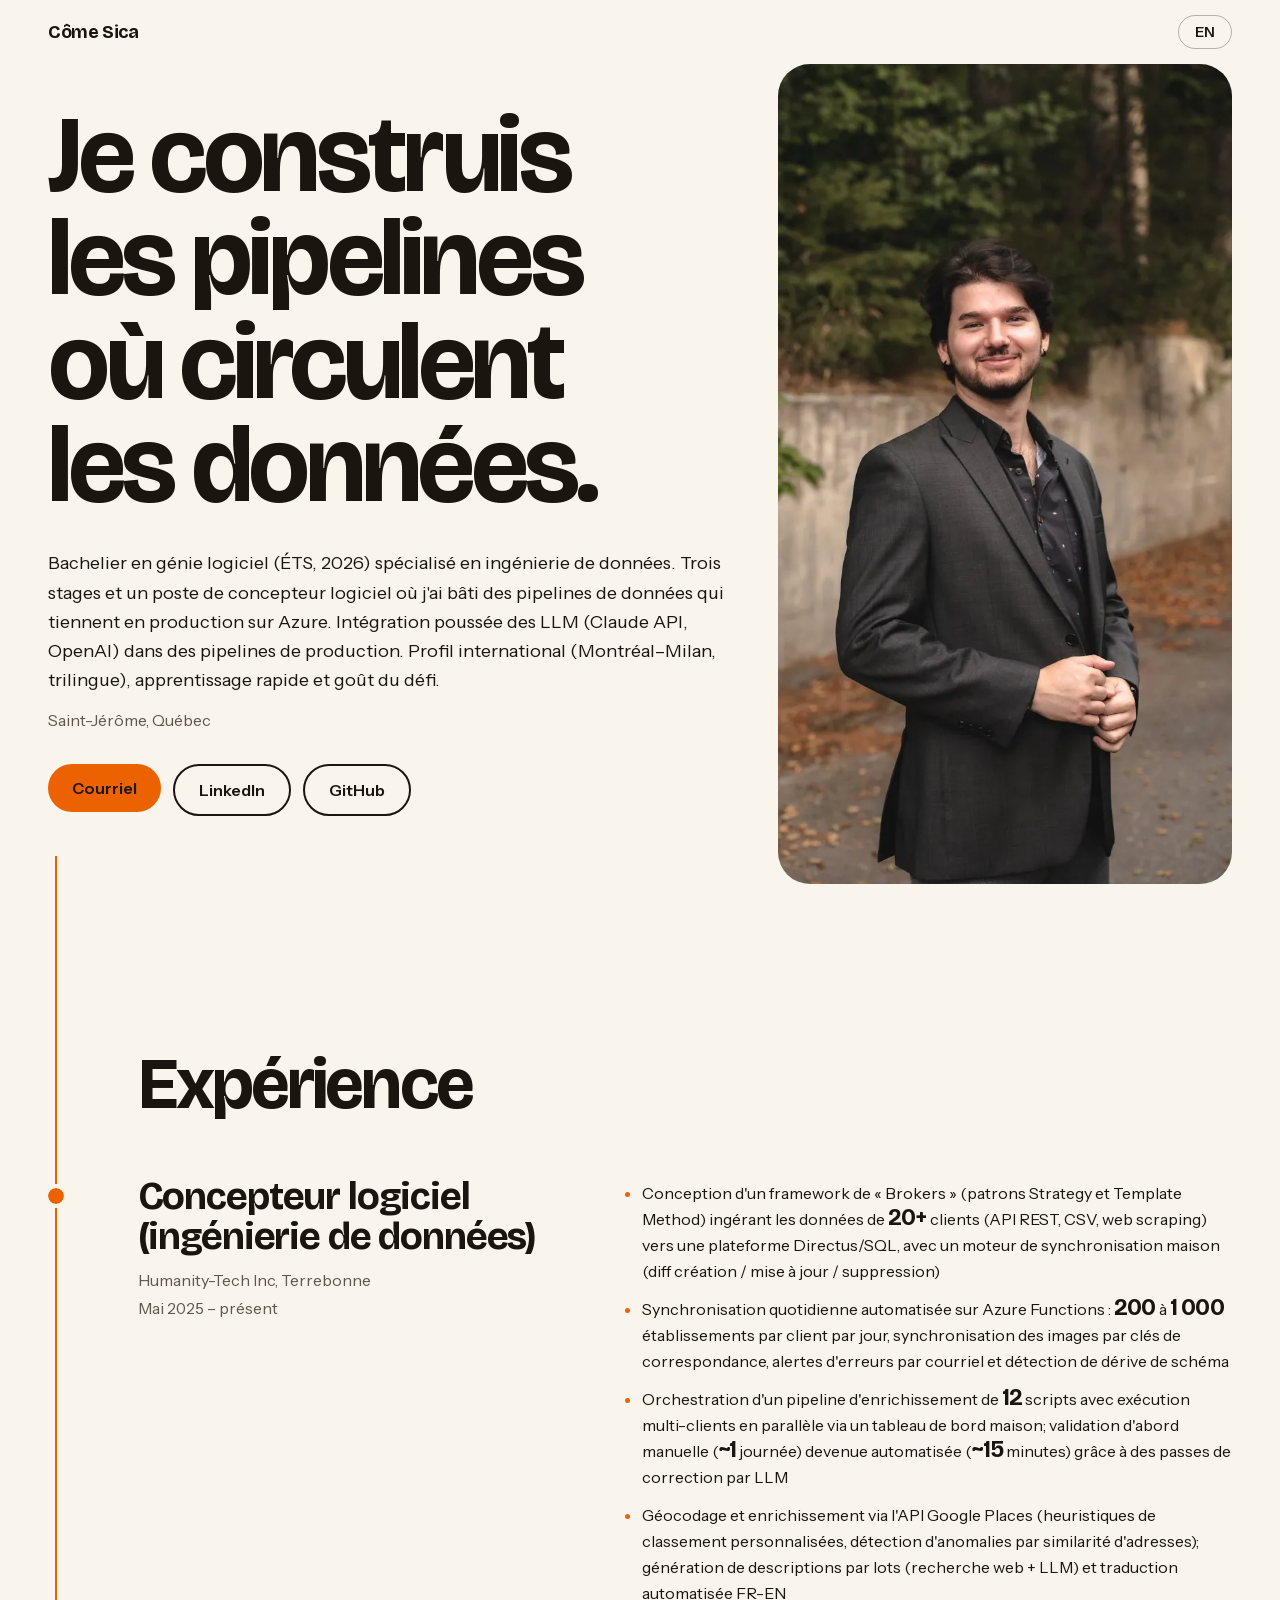
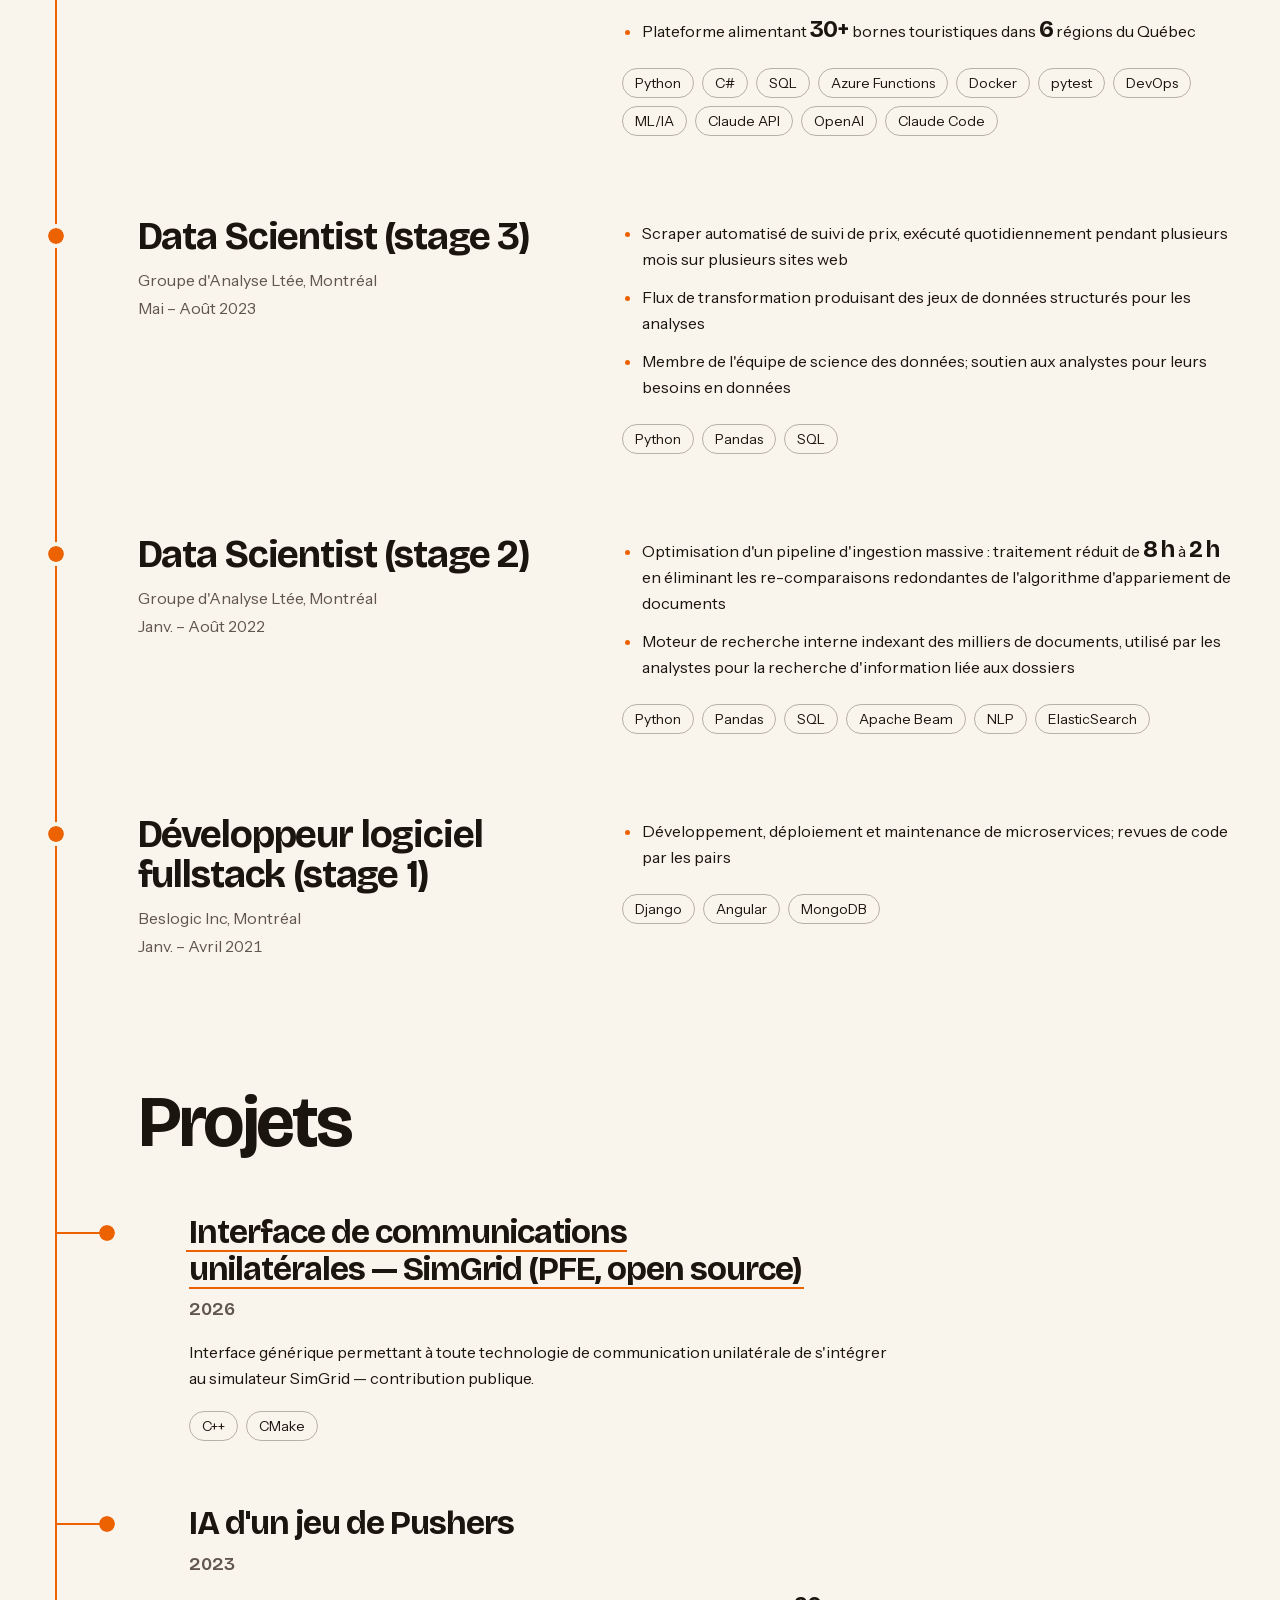
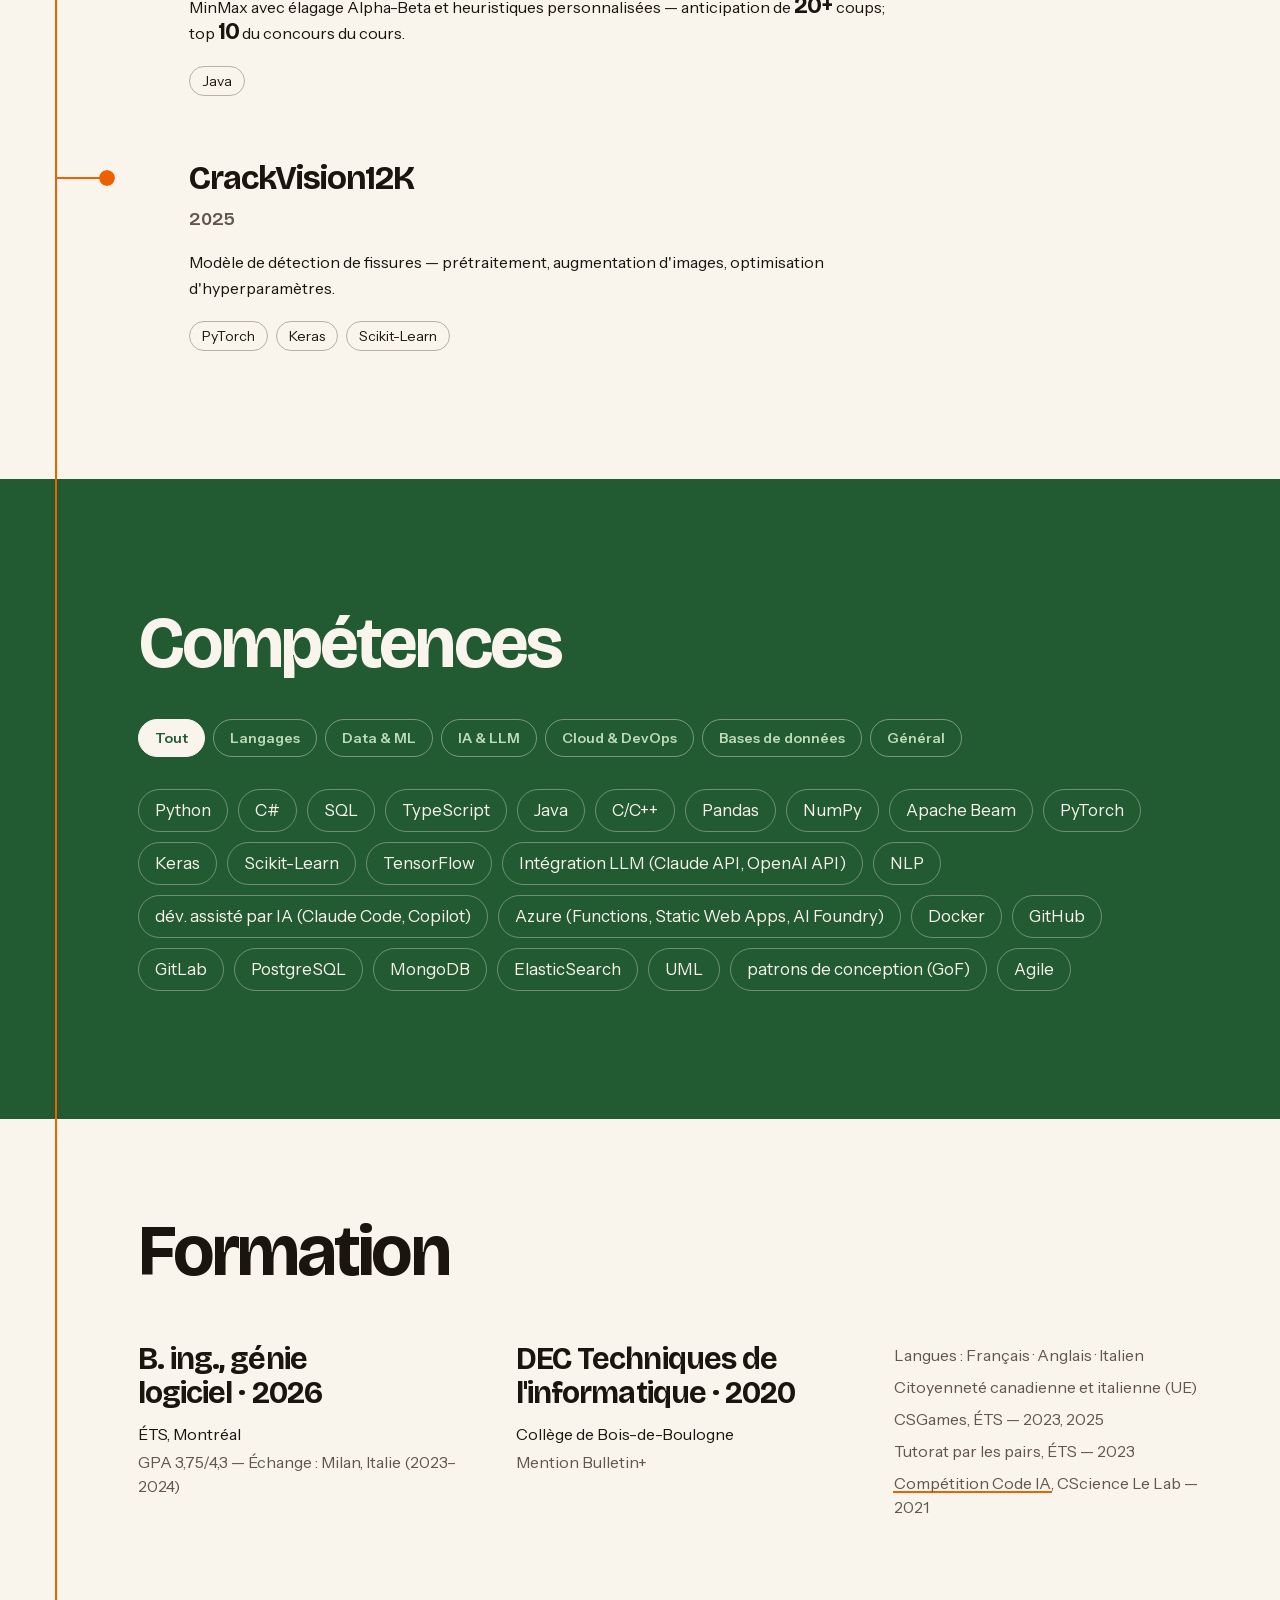
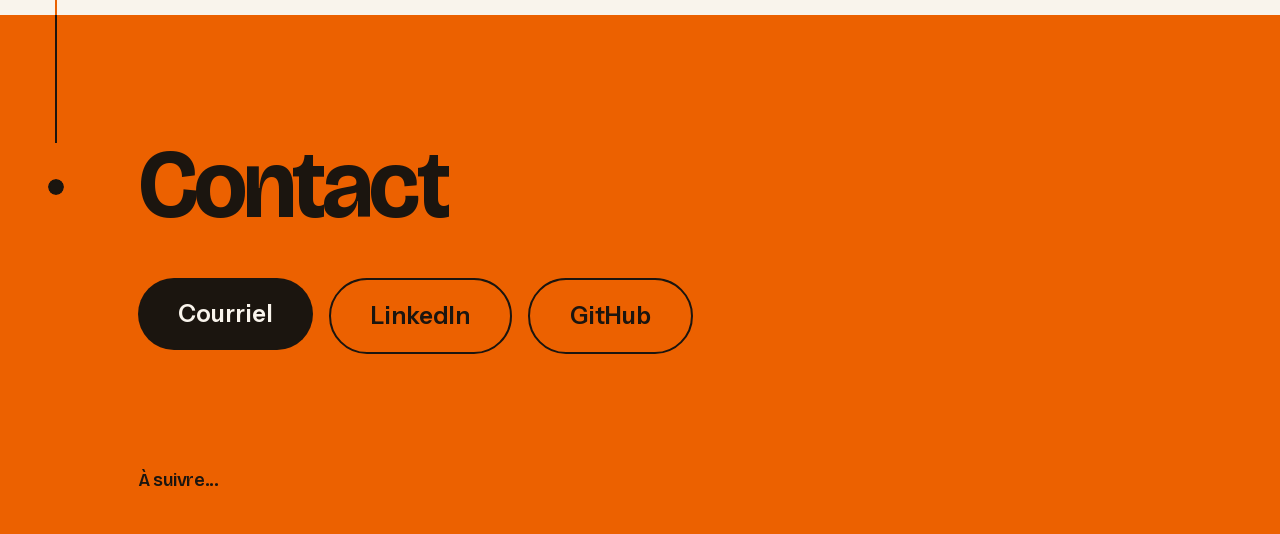
<file: index.html>
<!DOCTYPE html><html lang="fr"><head><meta charset="utf-8"><meta name="viewport" content="width=device-width, initial-scale=1"><title>Côme Sica</title><meta name="description" content="Bachelier en génie logiciel (ÉTS, 2026) spécialisé en ingénierie de données. Trois stages et un poste de concepteur logiciel où j'ai bâti des pipelines de données qui tiennent en production sur Azure. Intégration poussée des LLM (Claude API, OpenAI) dans des pipelines de production. Profil international (Montréal–Milan, trilingue), apprentissage rapide et goût du défi."><link rel="icon" type="image/svg+xml" href="/favicon.svg"><link rel="alternate" hreflang="fr" href="https://comesica.ca/"><link rel="alternate" hreflang="en" href="https://comesica.ca/en/"><style>@font-face{font-family:"Bricolage Grotesque-3d94488dcf06d3b8";src:url("/_astro/fonts/e2549316096782eb.woff2") format("woff2");font-display:swap;unicode-range:U+0000-00FF,U+0131,U+0152-0153,U+02BB-02BC,U+02C6,U+02DA,U+02DC,U+0304,U+0308,U+0329,U+2000-206F,U+20AC,U+2122,U+2191,U+2193,U+2212,U+2215,U+FEFF,U+FFFD;font-weight:200 800;font-style:normal;font-stretch:100%;}@font-face{font-family:"Bricolage Grotesque-3d94488dcf06d3b8 fallback: Arial";src:local("Arial");font-display:swap;font-weight:200 800;font-style:normal;size-adjust:100.0447%;ascent-override:92.9585%;descent-override:26.9879%;line-gap-override:0%;}:root{--font-display:"Bricolage Grotesque-3d94488dcf06d3b8","Bricolage Grotesque-3d94488dcf06d3b8 fallback: Arial",sans-serif;}</style><link rel="preload" href="/_astro/fonts/e2549316096782eb.woff2" as="font" type="font/woff2" crossorigin><style>@font-face{font-family:"Instrument Sans-06af9cd463e6586a";src:url("/_astro/fonts/b25d8f0f97e6e525.woff2") format("woff2");font-display:swap;unicode-range:U+0000-00FF,U+0131,U+0152-0153,U+02BB-02BC,U+02C6,U+02DA,U+02DC,U+0304,U+0308,U+0329,U+2000-206F,U+20AC,U+2122,U+2191,U+2193,U+2212,U+2215,U+FEFF,U+FFFD;font-weight:400 700;font-style:normal;font-stretch:100%;}@font-face{font-family:"Instrument Sans-06af9cd463e6586a fallback: Arial";src:local("Arial");font-display:swap;font-weight:400 700;font-style:normal;size-adjust:102.7365%;ascent-override:94.4163%;descent-override:24.3341%;line-gap-override:0%;}:root{--font-body:"Instrument Sans-06af9cd463e6586a","Instrument Sans-06af9cd463e6586a fallback: Arial",sans-serif;}</style><link rel="preload" href="/_astro/fonts/b25d8f0f97e6e525.woff2" as="font" type="font/woff2" crossorigin><link rel="stylesheet" href="/_astro/Portfolio.BMnWJKLU.css"></head><body class="bg-paper text-ink antialiased"><header class="wrap flex h-16 items-center justify-between"><p class="font-display text-lg font-bold tracking-[-0.02em]">Côme Sica</p><a href="/en/" class="rounded-full border border-ink/30 px-4 py-1.5 text-sm font-semibold transition-colors hover:border-ink hover:bg-ink hover:text-paper">EN</a></header><main><section class="wrap grid gap-x-12 sm:grid-cols-[3fr_2fr] sm:grid-rows-[auto_1fr]"><h1 class="pt-6 font-display text-[clamp(3rem,8.5vw,7rem)] leading-[0.95] font-bold tracking-[-0.04em] text-balance sm:pt-10"><span class="block">Je construis</span><span class="block">les pipelines</span><span class="block">où circulent</span><span class="block">les données.</span></h1><img src="/_astro/come.fRM6Xqxn_Z1H4M03.webp" srcset="/_astro/come.fRM6Xqxn_Z6pkRH.webp 480w, /_astro/come.fRM6Xqxn_2faRBI.webp 800w, /_astro/come.fRM6Xqxn_yR9Nz.webp 1200w" alt="Côme Sica" sizes="(min-width: 640px) 40vw, 100vw" loading="eager" fetchpriority="high" decoding="async" width="1365" height="2048" class="mt-10 aspect-[4/5] w-full rounded-[2rem] object-cover object-[50%_28%] max-sm:order-last sm:col-start-2 sm:row-span-2 sm:row-start-1 sm:mt-0 sm:aspect-[3/4] sm:self-start lg:aspect-auto lg:h-[calc(100svh-5rem)]"><div class="flex flex-col sm:col-start-1 sm:row-start-2"><p class="mt-8 max-w-[65ch] text-lg leading-relaxed">Bachelier en génie logiciel (ÉTS, 2026) spécialisé en ingénierie de données. Trois stages et un poste de concepteur logiciel où j&#39;ai bâti des pipelines de données qui tiennent en production sur Azure. Intégration poussée des LLM (Claude API, OpenAI) dans des pipelines de production. Profil international (Montréal–Milan, trilingue), apprentissage rapide et goût du défi.</p><p class="mt-3 text-ink-soft">Saint-Jérôme, Québec</p><ul class="mt-8 flex flex-wrap gap-3"><li><a href="mailto:sica.come@gmail.com" class="inline-flex items-center rounded-full bg-accent px-6 py-3 font-semibold transition-colors hover:bg-ink hover:text-paper">Courriel</a></li><li><a href="https://www.linkedin.com/in/come-sica" target="_blank" rel="noopener" class="inline-flex items-center justify-center rounded-full border-2 border-ink font-semibold transition-colors hover:bg-ink hover:text-paper px-6 py-3">LinkedIn</a></li><li><a href="https://github.com/mecocasi" target="_blank" rel="noopener" class="inline-flex items-center justify-center rounded-full border-2 border-ink font-semibold transition-colors hover:bg-ink hover:text-paper px-6 py-3">GitHub</a></li></ul><div aria-hidden="true" class="mt-10 ml-[calc(var(--pipe-x)-1px)] min-h-16 w-0.5 flex-1 bg-accent max-sm:hidden"></div></div></section><div class="relative"><div class="pipe" aria-hidden="true"><span class="pipe-fill"></span></div><section aria-labelledby="roles" class="wrap pt-24 sm:pt-32"><h2 id="roles" class="font-display text-[clamp(2.5rem,6vw,4.5rem)] font-bold leading-none tracking-[-0.04em] text-balance pl-(--indent)">Expérience</h2><ol class="mt-14 space-y-20"><li class="relative pl-(--indent) lg:grid lg:grid-cols-[minmax(0,5fr)_minmax(0,7fr)] lg:gap-12"><div><h3 class="font-display text-[clamp(1.6rem,3vw,2.5rem)] leading-[1.05] font-bold tracking-[-0.03em] text-balance"><span class="node" aria-hidden="true"></span>Concepteur logiciel (ingénierie de données)</h3><p class="mt-3 text-ink-soft">Humanity-Tech Inc, Terrebonne</p><p class="mt-1 text-ink-soft tabular-nums">Mai 2025 – présent</p></div><div class="mt-6 lg:mt-1"><ul class="max-w-[70ch] list-disc space-y-3 pl-5 leading-relaxed marker:text-accent"><li>Conception d&#39;un framework de « Brokers » (patrons Strategy et Template Method) ingérant les données de <span class="font-display text-[1.45em] leading-none font-bold tracking-[-0.03em] whitespace-nowrap">20+</span> clients (API REST, CSV, web scraping) vers une plateforme Directus/SQL, avec un moteur de synchronisation maison (diff création / mise à jour / suppression)</li><li>Synchronisation quotidienne automatisée sur Azure Functions : <span class="font-display text-[1.45em] leading-none font-bold tracking-[-0.03em] whitespace-nowrap">200</span> à <span class="font-display text-[1.45em] leading-none font-bold tracking-[-0.03em] whitespace-nowrap">1 000</span> établissements par client par jour, synchronisation des images par clés de correspondance, alertes d&#39;erreurs par courriel et détection de dérive de schéma</li><li>Orchestration d&#39;un pipeline d&#39;enrichissement de <span class="font-display text-[1.45em] leading-none font-bold tracking-[-0.03em] whitespace-nowrap">12</span> scripts avec exécution multi-clients en parallèle via un tableau de bord maison; validation d&#39;abord manuelle (<span class="font-display text-[1.45em] leading-none font-bold tracking-[-0.03em] whitespace-nowrap">~1</span> journée) devenue automatisée (<span class="font-display text-[1.45em] leading-none font-bold tracking-[-0.03em] whitespace-nowrap">~15</span> minutes) grâce à des passes de correction par LLM</li><li>Géocodage et enrichissement via l&#39;API Google Places (heuristiques de classement personnalisées, détection d&#39;anomalies par similarité d&#39;adresses); génération de descriptions par lots (recherche web + LLM) et traduction automatisée FR-EN</li><li>Plateforme alimentant <span class="font-display text-[1.45em] leading-none font-bold tracking-[-0.03em] whitespace-nowrap">30+</span> bornes touristiques dans <span class="font-display text-[1.45em] leading-none font-bold tracking-[-0.03em] whitespace-nowrap">6</span> régions du Québec</li></ul><ul class="mt-6 flex flex-wrap gap-2"><li class="rounded-full border border-current/30 px-3 py-1 text-sm">Python</li><li class="rounded-full border border-current/30 px-3 py-1 text-sm">C#</li><li class="rounded-full border border-current/30 px-3 py-1 text-sm">SQL</li><li class="rounded-full border border-current/30 px-3 py-1 text-sm">Azure Functions</li><li class="rounded-full border border-current/30 px-3 py-1 text-sm">Docker</li><li class="rounded-full border border-current/30 px-3 py-1 text-sm">pytest</li><li class="rounded-full border border-current/30 px-3 py-1 text-sm">DevOps</li><li class="rounded-full border border-current/30 px-3 py-1 text-sm">ML/IA</li><li class="rounded-full border border-current/30 px-3 py-1 text-sm">Claude API</li><li class="rounded-full border border-current/30 px-3 py-1 text-sm">OpenAI</li><li class="rounded-full border border-current/30 px-3 py-1 text-sm">Claude Code</li></ul></div></li><li class="relative pl-(--indent) lg:grid lg:grid-cols-[minmax(0,5fr)_minmax(0,7fr)] lg:gap-12"><div><h3 class="font-display text-[clamp(1.6rem,3vw,2.5rem)] leading-[1.05] font-bold tracking-[-0.03em] text-balance"><span class="node" aria-hidden="true"></span>Data Scientist (stage 3)</h3><p class="mt-3 text-ink-soft">Groupe d&#39;Analyse Ltée, Montréal</p><p class="mt-1 text-ink-soft tabular-nums">Mai – Août 2023</p></div><div class="mt-6 lg:mt-1"><ul class="max-w-[70ch] list-disc space-y-3 pl-5 leading-relaxed marker:text-accent"><li>Scraper automatisé de suivi de prix, exécuté quotidiennement pendant plusieurs mois sur plusieurs sites web</li><li>Flux de transformation produisant des jeux de données structurés pour les analyses</li><li>Membre de l&#39;équipe de science des données; soutien aux analystes pour leurs besoins en données</li></ul><ul class="mt-6 flex flex-wrap gap-2"><li class="rounded-full border border-current/30 px-3 py-1 text-sm">Python</li><li class="rounded-full border border-current/30 px-3 py-1 text-sm">Pandas</li><li class="rounded-full border border-current/30 px-3 py-1 text-sm">SQL</li></ul></div></li><li class="relative pl-(--indent) lg:grid lg:grid-cols-[minmax(0,5fr)_minmax(0,7fr)] lg:gap-12"><div><h3 class="font-display text-[clamp(1.6rem,3vw,2.5rem)] leading-[1.05] font-bold tracking-[-0.03em] text-balance"><span class="node" aria-hidden="true"></span>Data Scientist (stage 2)</h3><p class="mt-3 text-ink-soft">Groupe d&#39;Analyse Ltée, Montréal</p><p class="mt-1 text-ink-soft tabular-nums">Janv. – Août 2022</p></div><div class="mt-6 lg:mt-1"><ul class="max-w-[70ch] list-disc space-y-3 pl-5 leading-relaxed marker:text-accent"><li>Optimisation d&#39;un pipeline d&#39;ingestion massive : traitement réduit de <span class="font-display text-[1.45em] leading-none font-bold tracking-[-0.03em] whitespace-nowrap">8 h</span> à <span class="font-display text-[1.45em] leading-none font-bold tracking-[-0.03em] whitespace-nowrap">2 h</span> en éliminant les re-comparaisons redondantes de l&#39;algorithme d&#39;appariement de documents</li><li>Moteur de recherche interne indexant des milliers de documents, utilisé par les analystes pour la recherche d&#39;information liée aux dossiers</li></ul><ul class="mt-6 flex flex-wrap gap-2"><li class="rounded-full border border-current/30 px-3 py-1 text-sm">Python</li><li class="rounded-full border border-current/30 px-3 py-1 text-sm">Pandas</li><li class="rounded-full border border-current/30 px-3 py-1 text-sm">SQL</li><li class="rounded-full border border-current/30 px-3 py-1 text-sm">Apache Beam</li><li class="rounded-full border border-current/30 px-3 py-1 text-sm">NLP</li><li class="rounded-full border border-current/30 px-3 py-1 text-sm">ElasticSearch</li></ul></div></li><li class="relative pl-(--indent) lg:grid lg:grid-cols-[minmax(0,5fr)_minmax(0,7fr)] lg:gap-12"><div><h3 class="font-display text-[clamp(1.6rem,3vw,2.5rem)] leading-[1.05] font-bold tracking-[-0.03em] text-balance"><span class="node" aria-hidden="true"></span>Développeur logiciel fullstack (stage 1)</h3><p class="mt-3 text-ink-soft">Beslogic Inc, Montréal</p><p class="mt-1 text-ink-soft tabular-nums">Janv. – Avril 2021</p></div><div class="mt-6 lg:mt-1"><ul class="max-w-[70ch] list-disc space-y-3 pl-5 leading-relaxed marker:text-accent"><li>Développement, déploiement et maintenance de microservices; revues de code par les pairs</li></ul><ul class="mt-6 flex flex-wrap gap-2"><li class="rounded-full border border-current/30 px-3 py-1 text-sm">Django</li><li class="rounded-full border border-current/30 px-3 py-1 text-sm">Angular</li><li class="rounded-full border border-current/30 px-3 py-1 text-sm">MongoDB</li></ul></div></li></ol></section><section aria-labelledby="projects" class="wrap py-24 sm:py-32"><h2 id="projects" class="font-display text-[clamp(2.5rem,6vw,4.5rem)] font-bold leading-none tracking-[-0.04em] text-balance pl-(--indent)">Projets</h2><ol class="mt-14 space-y-16"><li class="relative pl-[calc(var(--indent)+var(--branch))]"><h3 class="max-w-[32ch] font-display text-[clamp(1.4rem,2.6vw,2.1rem)] leading-[1.1] font-bold tracking-[-0.03em] text-balance"><span class="node node-branch" aria-hidden="true"></span><a href="https://framagit.org/mecocasi/simgrid" target="_blank" rel="noopener" class="link">Interface de communications unilatérales — SimGrid (PFE, open source)</a></h3><p class="mt-2 font-display text-lg font-semibold text-ink-soft tabular-nums">2026</p><p class="mt-4 max-w-[65ch] leading-relaxed">Interface générique permettant à toute technologie de communication unilatérale de s&#39;intégrer au simulateur SimGrid — contribution publique.</p><ul class="mt-5 flex flex-wrap gap-2"><li class="rounded-full border border-current/30 px-3 py-1 text-sm">C++</li><li class="rounded-full border border-current/30 px-3 py-1 text-sm">CMake</li></ul></li><li class="relative pl-[calc(var(--indent)+var(--branch))]"><h3 class="max-w-[32ch] font-display text-[clamp(1.4rem,2.6vw,2.1rem)] leading-[1.1] font-bold tracking-[-0.03em] text-balance"><span class="node node-branch" aria-hidden="true"></span>IA d&#39;un jeu de Pushers</h3><p class="mt-2 font-display text-lg font-semibold text-ink-soft tabular-nums">2023</p><p class="mt-4 max-w-[65ch] leading-relaxed">MinMax avec élagage Alpha-Beta et heuristiques personnalisées — anticipation de <span class="font-display text-[1.45em] leading-none font-bold tracking-[-0.03em] whitespace-nowrap">20+</span> coups; top <span class="font-display text-[1.45em] leading-none font-bold tracking-[-0.03em] whitespace-nowrap">10</span> du concours du cours.</p><ul class="mt-5 flex flex-wrap gap-2"><li class="rounded-full border border-current/30 px-3 py-1 text-sm">Java</li></ul></li><li class="relative pl-[calc(var(--indent)+var(--branch))]"><h3 class="max-w-[32ch] font-display text-[clamp(1.4rem,2.6vw,2.1rem)] leading-[1.1] font-bold tracking-[-0.03em] text-balance"><span class="node node-branch" aria-hidden="true"></span>CrackVision12K</h3><p class="mt-2 font-display text-lg font-semibold text-ink-soft tabular-nums">2025</p><p class="mt-4 max-w-[65ch] leading-relaxed">Modèle de détection de fissures — prétraitement, augmentation d&#39;images, optimisation d&#39;hyperparamètres.</p><ul class="mt-5 flex flex-wrap gap-2"><li class="rounded-full border border-current/30 px-3 py-1 text-sm">PyTorch</li><li class="rounded-full border border-current/30 px-3 py-1 text-sm">Keras</li><li class="rounded-full border border-current/30 px-3 py-1 text-sm">Scikit-Learn</li></ul></li></ol></section><section aria-labelledby="skills" class="bg-forest py-24 text-paper [--ring:var(--color-paper)] sm:py-32"><div class="wrap"><div class="pl-(--indent)"><h2 id="skills" class="font-display text-[clamp(2.5rem,6vw,4.5rem)] font-bold leading-none tracking-[-0.04em] text-balance">Compétences</h2><div data-chips role="group" aria-labelledby="skills" hidden class="mt-10 flex flex-wrap gap-2"><button type="button" data-chip="all" aria-pressed="true" class="rounded-full border border-paper/40 px-4 py-2 text-sm font-semibold text-forest-soft transition-colors hover:border-paper hover:text-paper aria-pressed:border-paper aria-pressed:bg-paper aria-pressed:text-forest">Tout</button><button type="button" data-chip="Langages" aria-pressed="false" class="rounded-full border border-paper/40 px-4 py-2 text-sm font-semibold text-forest-soft transition-colors hover:border-paper hover:text-paper aria-pressed:border-paper aria-pressed:bg-paper aria-pressed:text-forest">Langages</button><button type="button" data-chip="Data &amp; ML" aria-pressed="false" class="rounded-full border border-paper/40 px-4 py-2 text-sm font-semibold text-forest-soft transition-colors hover:border-paper hover:text-paper aria-pressed:border-paper aria-pressed:bg-paper aria-pressed:text-forest">Data &amp; ML</button><button type="button" data-chip="IA &amp; LLM" aria-pressed="false" class="rounded-full border border-paper/40 px-4 py-2 text-sm font-semibold text-forest-soft transition-colors hover:border-paper hover:text-paper aria-pressed:border-paper aria-pressed:bg-paper aria-pressed:text-forest">IA &amp; LLM</button><button type="button" data-chip="Cloud &amp; DevOps" aria-pressed="false" class="rounded-full border border-paper/40 px-4 py-2 text-sm font-semibold text-forest-soft transition-colors hover:border-paper hover:text-paper aria-pressed:border-paper aria-pressed:bg-paper aria-pressed:text-forest">Cloud &amp; DevOps</button><button type="button" data-chip="Bases de données" aria-pressed="false" class="rounded-full border border-paper/40 px-4 py-2 text-sm font-semibold text-forest-soft transition-colors hover:border-paper hover:text-paper aria-pressed:border-paper aria-pressed:bg-paper aria-pressed:text-forest">Bases de données</button><button type="button" data-chip="Général" aria-pressed="false" class="rounded-full border border-paper/40 px-4 py-2 text-sm font-semibold text-forest-soft transition-colors hover:border-paper hover:text-paper aria-pressed:border-paper aria-pressed:bg-paper aria-pressed:text-forest">Général</button></div><ul class="mt-8 flex max-w-5xl flex-wrap gap-2.5"><li data-pill="Langages" class="rounded-full border border-paper/35 px-4 py-2 text-[1.05rem]">Python</li><li data-pill="Langages" class="rounded-full border border-paper/35 px-4 py-2 text-[1.05rem]">C#</li><li data-pill="Langages" class="rounded-full border border-paper/35 px-4 py-2 text-[1.05rem]">SQL</li><li data-pill="Langages" class="rounded-full border border-paper/35 px-4 py-2 text-[1.05rem]">TypeScript</li><li data-pill="Langages" class="rounded-full border border-paper/35 px-4 py-2 text-[1.05rem]">Java</li><li data-pill="Langages" class="rounded-full border border-paper/35 px-4 py-2 text-[1.05rem]">C/C++</li><li data-pill="Data &amp; ML" class="rounded-full border border-paper/35 px-4 py-2 text-[1.05rem]">Pandas</li><li data-pill="Data &amp; ML" class="rounded-full border border-paper/35 px-4 py-2 text-[1.05rem]">NumPy</li><li data-pill="Data &amp; ML" class="rounded-full border border-paper/35 px-4 py-2 text-[1.05rem]">Apache Beam</li><li data-pill="Data &amp; ML" class="rounded-full border border-paper/35 px-4 py-2 text-[1.05rem]">PyTorch</li><li data-pill="Data &amp; ML" class="rounded-full border border-paper/35 px-4 py-2 text-[1.05rem]">Keras</li><li data-pill="Data &amp; ML" class="rounded-full border border-paper/35 px-4 py-2 text-[1.05rem]">Scikit-Learn</li><li data-pill="Data &amp; ML" class="rounded-full border border-paper/35 px-4 py-2 text-[1.05rem]">TensorFlow</li><li data-pill="IA &amp; LLM" class="rounded-full border border-paper/35 px-4 py-2 text-[1.05rem]">Intégration LLM (Claude API, OpenAI API)</li><li data-pill="IA &amp; LLM" class="rounded-full border border-paper/35 px-4 py-2 text-[1.05rem]">NLP</li><li data-pill="IA &amp; LLM" class="rounded-full border border-paper/35 px-4 py-2 text-[1.05rem]">dév. assisté par IA (Claude Code, Copilot)</li><li data-pill="Cloud &amp; DevOps" class="rounded-full border border-paper/35 px-4 py-2 text-[1.05rem]">Azure (Functions, Static Web Apps, AI Foundry)</li><li data-pill="Cloud &amp; DevOps" class="rounded-full border border-paper/35 px-4 py-2 text-[1.05rem]">Docker</li><li data-pill="Cloud &amp; DevOps" class="rounded-full border border-paper/35 px-4 py-2 text-[1.05rem]">GitHub</li><li data-pill="Cloud &amp; DevOps" class="rounded-full border border-paper/35 px-4 py-2 text-[1.05rem]">GitLab</li><li data-pill="Bases de données" class="rounded-full border border-paper/35 px-4 py-2 text-[1.05rem]">PostgreSQL</li><li data-pill="Bases de données" class="rounded-full border border-paper/35 px-4 py-2 text-[1.05rem]">MongoDB</li><li data-pill="Bases de données" class="rounded-full border border-paper/35 px-4 py-2 text-[1.05rem]">ElasticSearch</li><li data-pill="Général" class="rounded-full border border-paper/35 px-4 py-2 text-[1.05rem]">UML</li><li data-pill="Général" class="rounded-full border border-paper/35 px-4 py-2 text-[1.05rem]">patrons de conception (GoF)</li><li data-pill="Général" class="rounded-full border border-paper/35 px-4 py-2 text-[1.05rem]">Agile</li></ul></div></div><script>
					{
						const chips = document.querySelectorAll("[data-chip]");
						document.querySelector("[data-chips]").hidden = false;
						for (const chip of chips) {
							chip.addEventListener("click", () => {
								for (const other of chips) other.setAttribute("aria-pressed", String(other === chip));
								for (const pill of document.querySelectorAll("[data-pill]")) {
									pill.hidden = chip.dataset.chip !== "all" && pill.dataset.pill !== chip.dataset.chip;
								}
							});
						}
					}
				</script></section><section aria-labelledby="education" class="wrap py-20 sm:py-24"><div class="pl-(--indent)"><h2 id="education" class="font-display text-[clamp(2.5rem,6vw,4.5rem)] font-bold leading-none tracking-[-0.04em] text-balance">Formation</h2><div class="lg:grid lg:grid-cols-3 lg:gap-10"><ul class="mt-14 grid gap-10 md:grid-cols-2 lg:col-span-2"><li><h3 class="font-display text-[clamp(1.4rem,2.4vw,1.9rem)] leading-[1.1] font-bold tracking-[-0.03em] text-balance">B. ing., génie logiciel · 2026</h3><p class="mt-3">ÉTS, Montréal</p><p class="mt-1 text-ink-soft">GPA 3,75/4,3 — Échange : Milan, Italie (2023–2024)</p></li><li><h3 class="font-display text-[clamp(1.4rem,2.4vw,1.9rem)] leading-[1.1] font-bold tracking-[-0.03em] text-balance">DEC Techniques de l&#39;informatique · 2020</h3><p class="mt-3">Collège de Bois-de-Boulogne</p><p class="mt-1 text-ink-soft">Mention Bulletin+</p></li></ul><ul class="mt-16 space-y-2 text-ink-soft lg:mt-14"><li>Langues : Français · Anglais · Italien</li><li>Citoyenneté canadienne et italienne (UE)</li><li>CSGames, ÉTS — 2023, 2025</li><li>Tutorat par les pairs, ÉTS — 2023</li><li><a href="https://www.youtube.com/watch?v=-ANflVh_b_Y" target="_blank" rel="noopener" class="link">Compétition Code IA</a>, CScience Le Lab — 2021</li></ul></div></div></section></div></main><footer aria-labelledby="contact" class="bg-accent [--ring:var(--color-ink)]"><div class="wrap pb-10"><div aria-hidden="true" class="ml-[calc(var(--pipe-x)-1px)] h-24 w-0.5 bg-ink sm:h-32"></div><div class="relative pl-(--indent)"><h2 id="contact" class="font-display text-[clamp(3.5rem,12vw,6rem)] leading-[0.9] font-bold tracking-[-0.04em]"><span class="node node-sink" aria-hidden="true"></span>Contact</h2><ul class="mt-12 flex flex-col gap-4 sm:flex-row sm:flex-wrap"><li><a href="mailto:sica.come@gmail.com" class="inline-flex w-full items-center justify-center rounded-full bg-ink px-10 py-5 text-xl font-semibold text-paper transition-colors hover:bg-paper hover:text-ink sm:w-auto sm:text-2xl">Courriel</a></li><li><a href="https://www.linkedin.com/in/come-sica" target="_blank" rel="noopener" class="inline-flex items-center justify-center rounded-full border-2 border-ink font-semibold transition-colors hover:bg-ink hover:text-paper w-full px-10 py-5 text-xl sm:w-auto sm:text-2xl">LinkedIn</a></li><li><a href="https://github.com/mecocasi" target="_blank" rel="noopener" class="inline-flex items-center justify-center rounded-full border-2 border-ink font-semibold transition-colors hover:bg-ink hover:text-paper w-full px-10 py-5 text-xl sm:w-auto sm:text-2xl">GitHub</a></li></ul><p class="mt-28 font-display text-lg font-semibold tracking-[-0.02em]">À suivre...</p></div></div></footer></body></html>
</file>
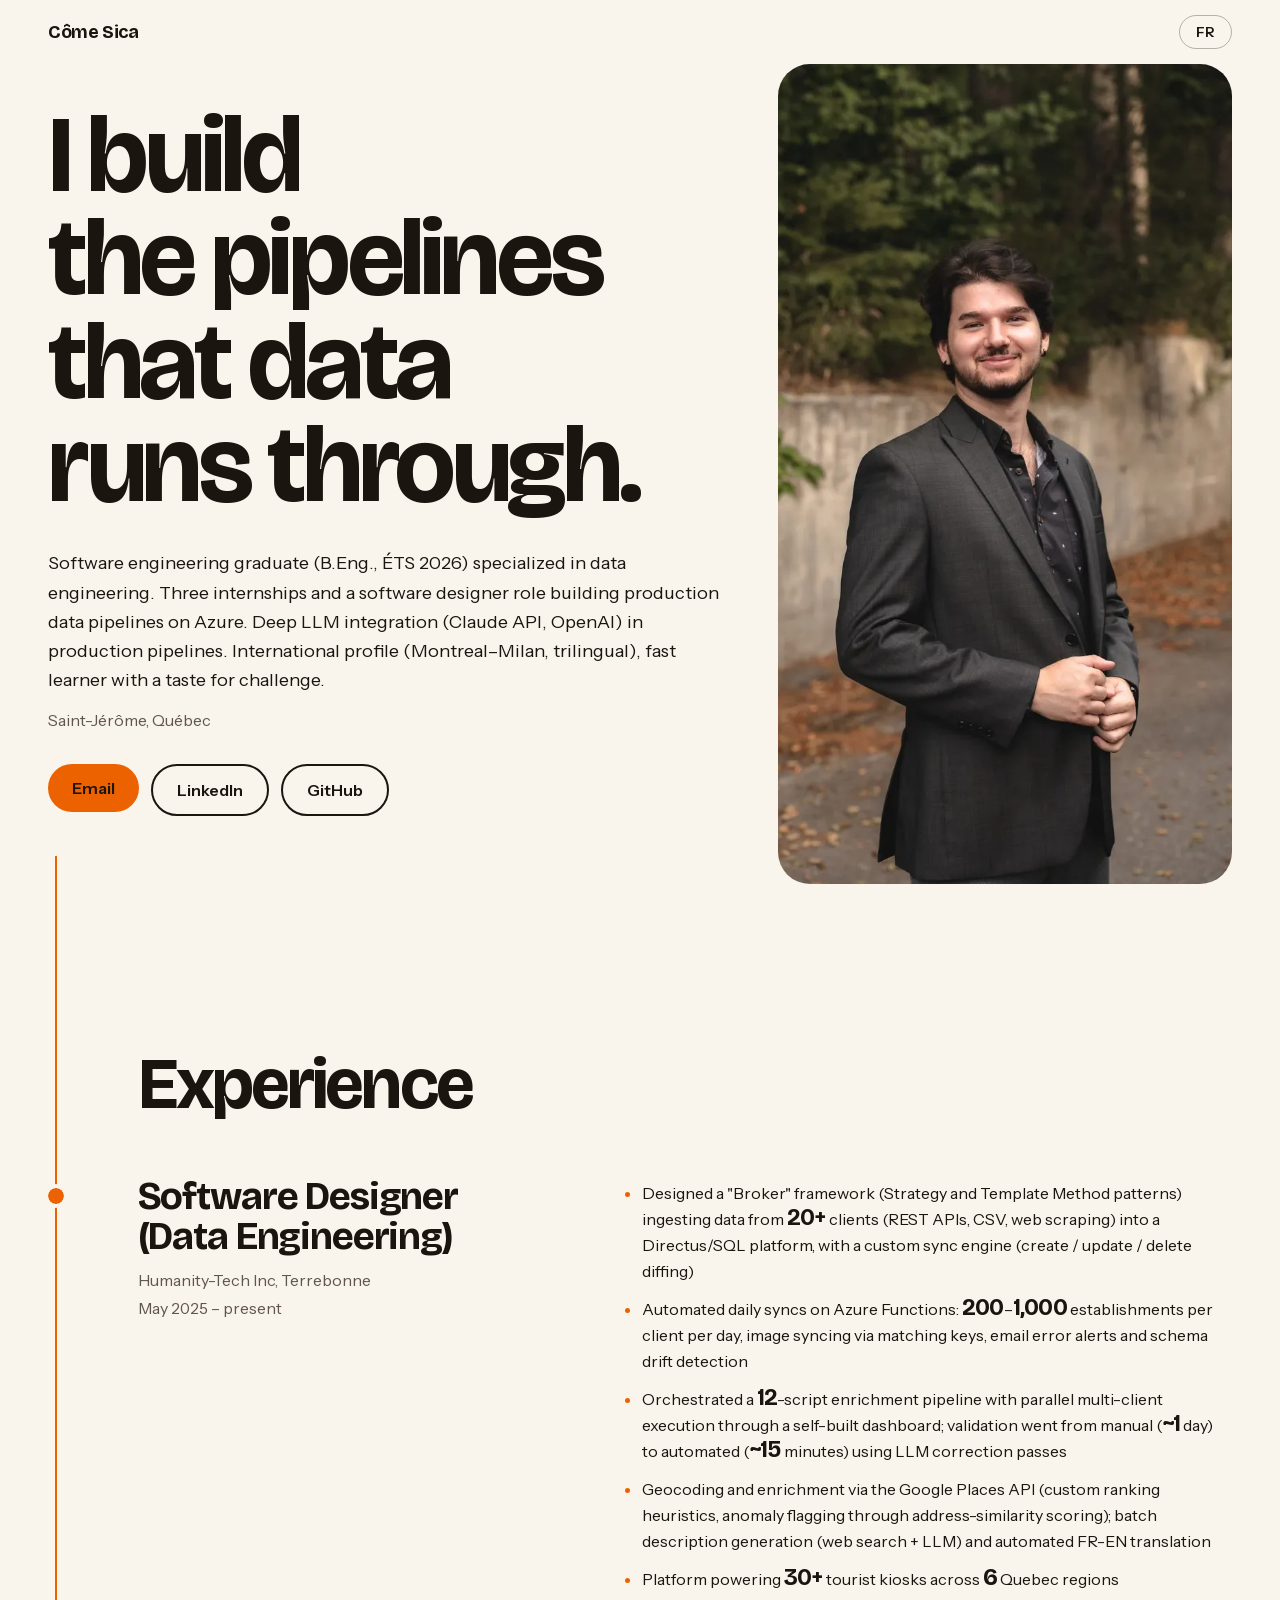
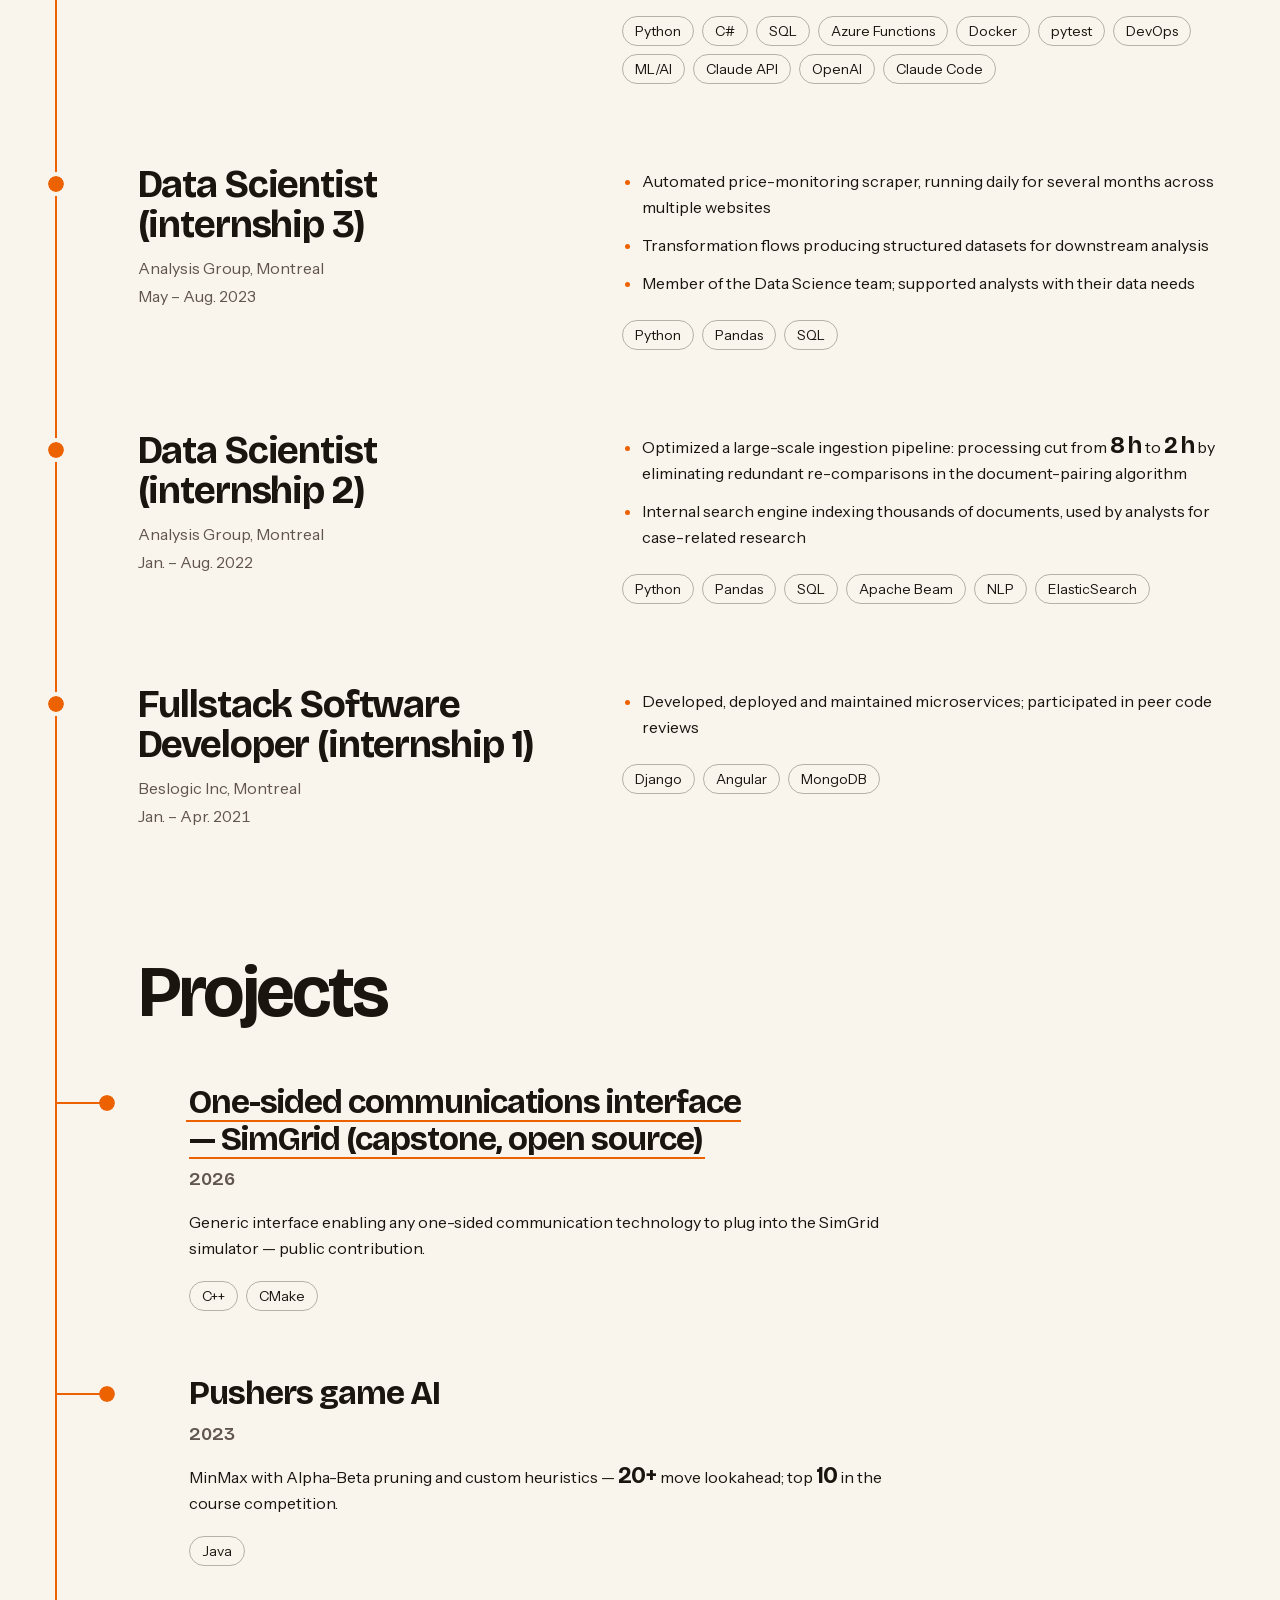
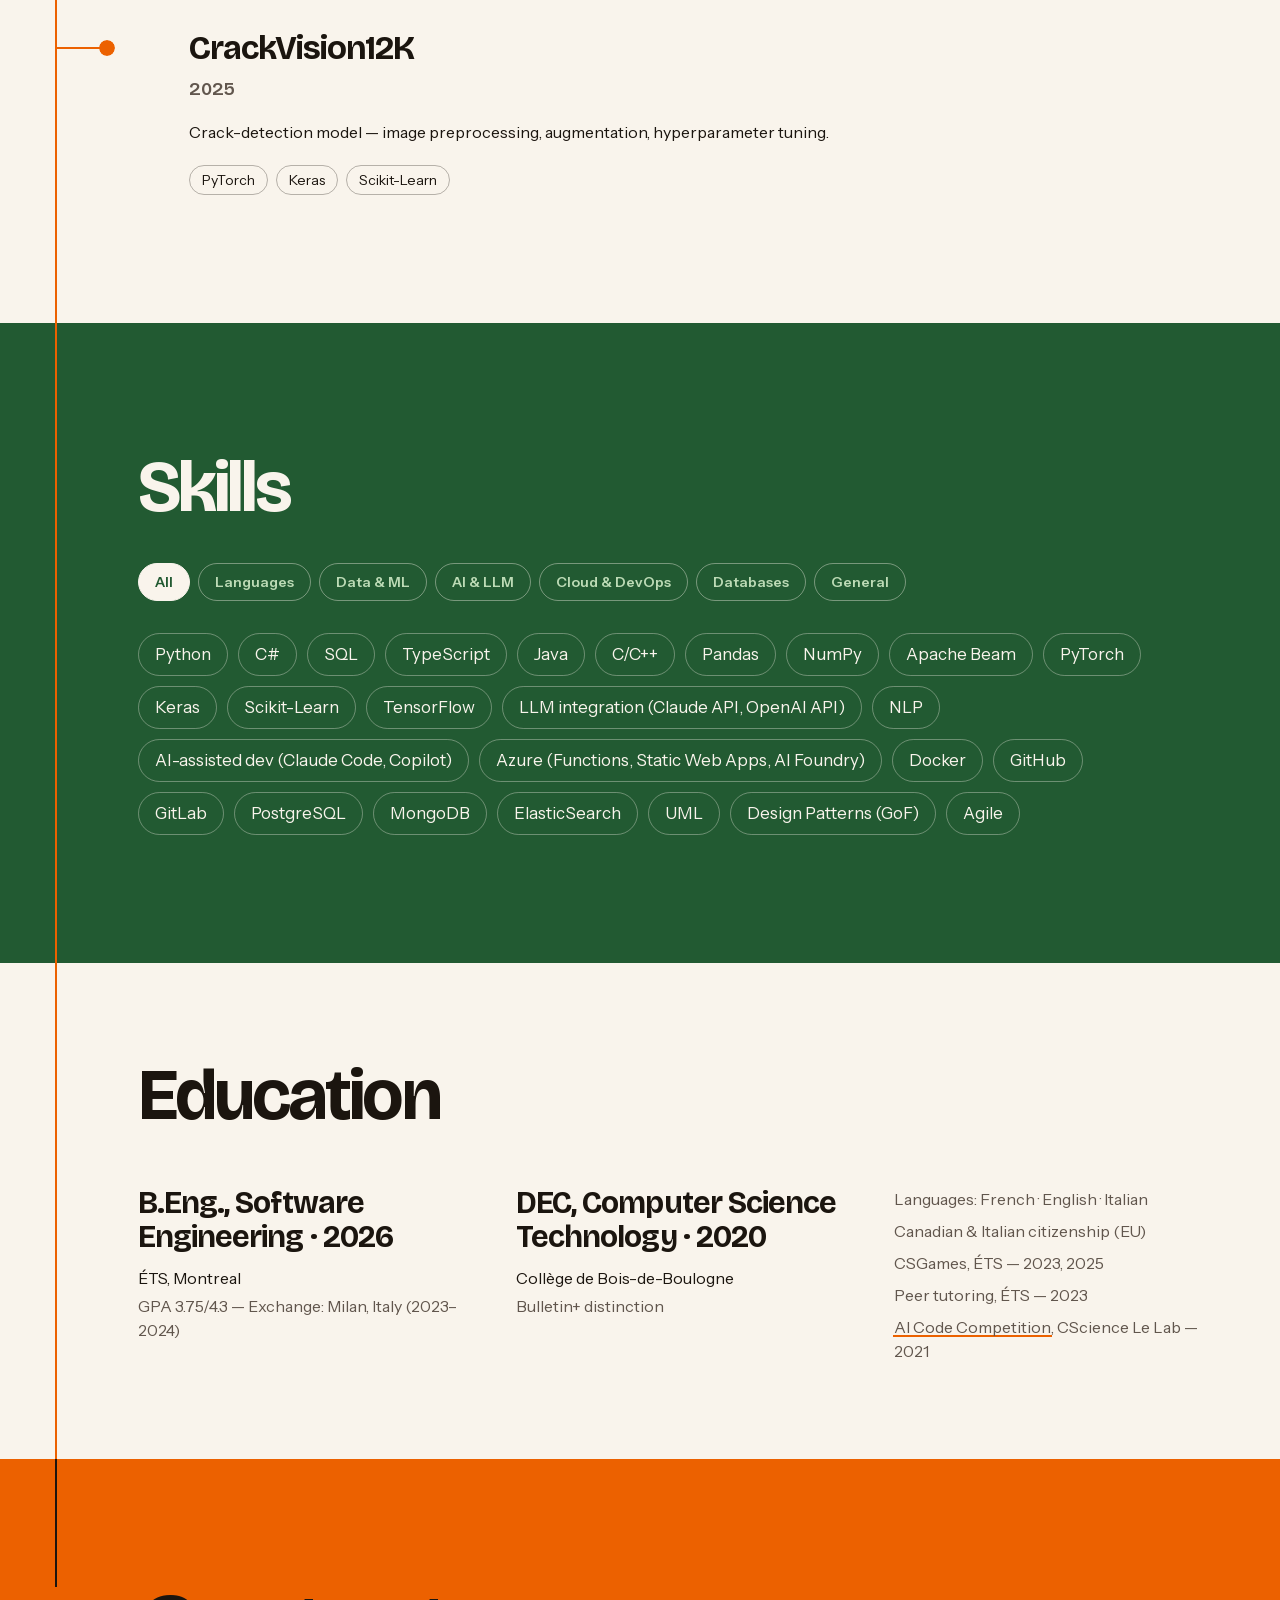
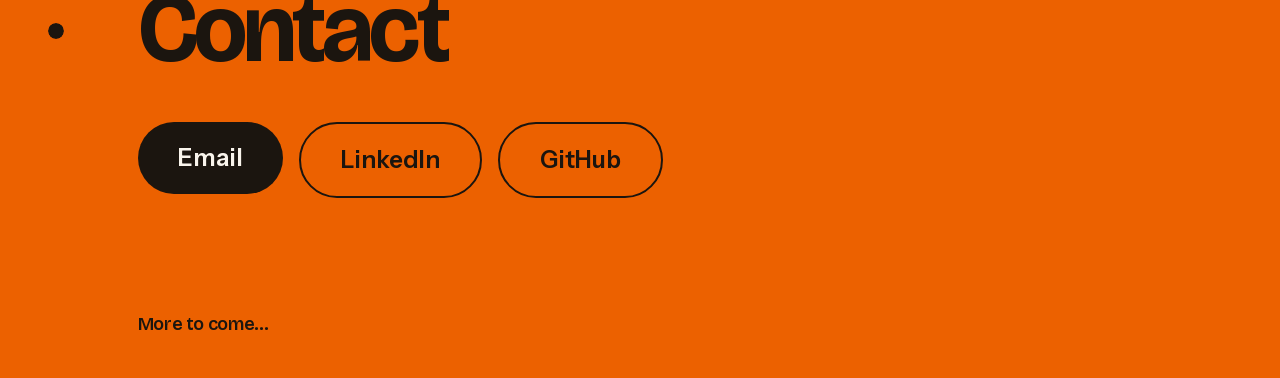
<file: en/index.html>
<!DOCTYPE html><html lang="en"><head><meta charset="utf-8"><meta name="viewport" content="width=device-width, initial-scale=1"><title>Côme Sica</title><meta name="description" content="Software engineering graduate (B.Eng., ÉTS 2026) specialized in data engineering. Three internships and a software designer role building production data pipelines on Azure. Deep LLM integration (Claude API, OpenAI) in production pipelines. International profile (Montreal–Milan, trilingual), fast learner with a taste for challenge."><link rel="icon" type="image/svg+xml" href="/favicon.svg"><link rel="alternate" hreflang="fr" href="https://comesica.ca/"><link rel="alternate" hreflang="en" href="https://comesica.ca/en/"><style>@font-face{font-family:"Bricolage Grotesque-3d94488dcf06d3b8";src:url("/_astro/fonts/e2549316096782eb.woff2") format("woff2");font-display:swap;unicode-range:U+0000-00FF,U+0131,U+0152-0153,U+02BB-02BC,U+02C6,U+02DA,U+02DC,U+0304,U+0308,U+0329,U+2000-206F,U+20AC,U+2122,U+2191,U+2193,U+2212,U+2215,U+FEFF,U+FFFD;font-weight:200 800;font-style:normal;font-stretch:100%;}@font-face{font-family:"Bricolage Grotesque-3d94488dcf06d3b8 fallback: Arial";src:local("Arial");font-display:swap;font-weight:200 800;font-style:normal;size-adjust:100.0447%;ascent-override:92.9585%;descent-override:26.9879%;line-gap-override:0%;}:root{--font-display:"Bricolage Grotesque-3d94488dcf06d3b8","Bricolage Grotesque-3d94488dcf06d3b8 fallback: Arial",sans-serif;}</style><link rel="preload" href="/_astro/fonts/e2549316096782eb.woff2" as="font" type="font/woff2" crossorigin><style>@font-face{font-family:"Instrument Sans-06af9cd463e6586a";src:url("/_astro/fonts/b25d8f0f97e6e525.woff2") format("woff2");font-display:swap;unicode-range:U+0000-00FF,U+0131,U+0152-0153,U+02BB-02BC,U+02C6,U+02DA,U+02DC,U+0304,U+0308,U+0329,U+2000-206F,U+20AC,U+2122,U+2191,U+2193,U+2212,U+2215,U+FEFF,U+FFFD;font-weight:400 700;font-style:normal;font-stretch:100%;}@font-face{font-family:"Instrument Sans-06af9cd463e6586a fallback: Arial";src:local("Arial");font-display:swap;font-weight:400 700;font-style:normal;size-adjust:102.7365%;ascent-override:94.4163%;descent-override:24.3341%;line-gap-override:0%;}:root{--font-body:"Instrument Sans-06af9cd463e6586a","Instrument Sans-06af9cd463e6586a fallback: Arial",sans-serif;}</style><link rel="preload" href="/_astro/fonts/b25d8f0f97e6e525.woff2" as="font" type="font/woff2" crossorigin><link rel="stylesheet" href="/_astro/Portfolio.BMnWJKLU.css"></head><body class="bg-paper text-ink antialiased"><header class="wrap flex h-16 items-center justify-between"><p class="font-display text-lg font-bold tracking-[-0.02em]">Côme Sica</p><a href="/" class="rounded-full border border-ink/30 px-4 py-1.5 text-sm font-semibold transition-colors hover:border-ink hover:bg-ink hover:text-paper">FR</a></header><main><section class="wrap grid gap-x-12 sm:grid-cols-[3fr_2fr] sm:grid-rows-[auto_1fr]"><h1 class="pt-6 font-display text-[clamp(3rem,8.5vw,7rem)] leading-[0.95] font-bold tracking-[-0.04em] text-balance sm:pt-10"><span class="block">I build</span><span class="block">the pipelines</span><span class="block">that data</span><span class="block">runs through.</span></h1><img src="/_astro/come.fRM6Xqxn_Z1H4M03.webp" srcset="/_astro/come.fRM6Xqxn_Z6pkRH.webp 480w, /_astro/come.fRM6Xqxn_2faRBI.webp 800w, /_astro/come.fRM6Xqxn_yR9Nz.webp 1200w" alt="Côme Sica" sizes="(min-width: 640px) 40vw, 100vw" loading="eager" fetchpriority="high" decoding="async" width="1365" height="2048" class="mt-10 aspect-[4/5] w-full rounded-[2rem] object-cover object-[50%_28%] max-sm:order-last sm:col-start-2 sm:row-span-2 sm:row-start-1 sm:mt-0 sm:aspect-[3/4] sm:self-start lg:aspect-auto lg:h-[calc(100svh-5rem)]"><div class="flex flex-col sm:col-start-1 sm:row-start-2"><p class="mt-8 max-w-[65ch] text-lg leading-relaxed">Software engineering graduate (B.Eng., ÉTS 2026) specialized in data engineering. Three internships and a software designer role building production data pipelines on Azure. Deep LLM integration (Claude API, OpenAI) in production pipelines. International profile (Montreal–Milan, trilingual), fast learner with a taste for challenge.</p><p class="mt-3 text-ink-soft">Saint-Jérôme, Québec</p><ul class="mt-8 flex flex-wrap gap-3"><li><a href="mailto:sica.come@gmail.com" class="inline-flex items-center rounded-full bg-accent px-6 py-3 font-semibold transition-colors hover:bg-ink hover:text-paper">Email</a></li><li><a href="https://www.linkedin.com/in/come-sica" target="_blank" rel="noopener" class="inline-flex items-center justify-center rounded-full border-2 border-ink font-semibold transition-colors hover:bg-ink hover:text-paper px-6 py-3">LinkedIn</a></li><li><a href="https://github.com/mecocasi" target="_blank" rel="noopener" class="inline-flex items-center justify-center rounded-full border-2 border-ink font-semibold transition-colors hover:bg-ink hover:text-paper px-6 py-3">GitHub</a></li></ul><div aria-hidden="true" class="mt-10 ml-[calc(var(--pipe-x)-1px)] min-h-16 w-0.5 flex-1 bg-accent max-sm:hidden"></div></div></section><div class="relative"><div class="pipe" aria-hidden="true"><span class="pipe-fill"></span></div><section aria-labelledby="roles" class="wrap pt-24 sm:pt-32"><h2 id="roles" class="font-display text-[clamp(2.5rem,6vw,4.5rem)] font-bold leading-none tracking-[-0.04em] text-balance pl-(--indent)">Experience</h2><ol class="mt-14 space-y-20"><li class="relative pl-(--indent) lg:grid lg:grid-cols-[minmax(0,5fr)_minmax(0,7fr)] lg:gap-12"><div><h3 class="font-display text-[clamp(1.6rem,3vw,2.5rem)] leading-[1.05] font-bold tracking-[-0.03em] text-balance"><span class="node" aria-hidden="true"></span>Software Designer (Data Engineering)</h3><p class="mt-3 text-ink-soft">Humanity-Tech Inc, Terrebonne</p><p class="mt-1 text-ink-soft tabular-nums">May 2025 – present</p></div><div class="mt-6 lg:mt-1"><ul class="max-w-[70ch] list-disc space-y-3 pl-5 leading-relaxed marker:text-accent"><li>Designed a &quot;Broker&quot; framework (Strategy and Template Method patterns) ingesting data from <span class="font-display text-[1.45em] leading-none font-bold tracking-[-0.03em] whitespace-nowrap">20+</span> clients (REST APIs, CSV, web scraping) into a Directus/SQL platform, with a custom sync engine (create / update / delete diffing)</li><li>Automated daily syncs on Azure Functions: <span class="font-display text-[1.45em] leading-none font-bold tracking-[-0.03em] whitespace-nowrap">200</span>–<span class="font-display text-[1.45em] leading-none font-bold tracking-[-0.03em] whitespace-nowrap">1,000</span> establishments per client per day, image syncing via matching keys, email error alerts and schema drift detection</li><li>Orchestrated a <span class="font-display text-[1.45em] leading-none font-bold tracking-[-0.03em] whitespace-nowrap">12</span>-script enrichment pipeline with parallel multi-client execution through a self-built dashboard; validation went from manual (<span class="font-display text-[1.45em] leading-none font-bold tracking-[-0.03em] whitespace-nowrap">~1</span> day) to automated (<span class="font-display text-[1.45em] leading-none font-bold tracking-[-0.03em] whitespace-nowrap">~15</span> minutes) using LLM correction passes</li><li>Geocoding and enrichment via the Google Places API (custom ranking heuristics, anomaly flagging through address-similarity scoring); batch description generation (web search + LLM) and automated FR-EN translation</li><li>Platform powering <span class="font-display text-[1.45em] leading-none font-bold tracking-[-0.03em] whitespace-nowrap">30+</span> tourist kiosks across <span class="font-display text-[1.45em] leading-none font-bold tracking-[-0.03em] whitespace-nowrap">6</span> Quebec regions</li></ul><ul class="mt-6 flex flex-wrap gap-2"><li class="rounded-full border border-current/30 px-3 py-1 text-sm">Python</li><li class="rounded-full border border-current/30 px-3 py-1 text-sm">C#</li><li class="rounded-full border border-current/30 px-3 py-1 text-sm">SQL</li><li class="rounded-full border border-current/30 px-3 py-1 text-sm">Azure Functions</li><li class="rounded-full border border-current/30 px-3 py-1 text-sm">Docker</li><li class="rounded-full border border-current/30 px-3 py-1 text-sm">pytest</li><li class="rounded-full border border-current/30 px-3 py-1 text-sm">DevOps</li><li class="rounded-full border border-current/30 px-3 py-1 text-sm">ML/AI</li><li class="rounded-full border border-current/30 px-3 py-1 text-sm">Claude API</li><li class="rounded-full border border-current/30 px-3 py-1 text-sm">OpenAI</li><li class="rounded-full border border-current/30 px-3 py-1 text-sm">Claude Code</li></ul></div></li><li class="relative pl-(--indent) lg:grid lg:grid-cols-[minmax(0,5fr)_minmax(0,7fr)] lg:gap-12"><div><h3 class="font-display text-[clamp(1.6rem,3vw,2.5rem)] leading-[1.05] font-bold tracking-[-0.03em] text-balance"><span class="node" aria-hidden="true"></span>Data Scientist (internship 3)</h3><p class="mt-3 text-ink-soft">Analysis Group, Montreal</p><p class="mt-1 text-ink-soft tabular-nums">May – Aug. 2023</p></div><div class="mt-6 lg:mt-1"><ul class="max-w-[70ch] list-disc space-y-3 pl-5 leading-relaxed marker:text-accent"><li>Automated price-monitoring scraper, running daily for several months across multiple websites</li><li>Transformation flows producing structured datasets for downstream analysis</li><li>Member of the Data Science team; supported analysts with their data needs</li></ul><ul class="mt-6 flex flex-wrap gap-2"><li class="rounded-full border border-current/30 px-3 py-1 text-sm">Python</li><li class="rounded-full border border-current/30 px-3 py-1 text-sm">Pandas</li><li class="rounded-full border border-current/30 px-3 py-1 text-sm">SQL</li></ul></div></li><li class="relative pl-(--indent) lg:grid lg:grid-cols-[minmax(0,5fr)_minmax(0,7fr)] lg:gap-12"><div><h3 class="font-display text-[clamp(1.6rem,3vw,2.5rem)] leading-[1.05] font-bold tracking-[-0.03em] text-balance"><span class="node" aria-hidden="true"></span>Data Scientist (internship 2)</h3><p class="mt-3 text-ink-soft">Analysis Group, Montreal</p><p class="mt-1 text-ink-soft tabular-nums">Jan. – Aug. 2022</p></div><div class="mt-6 lg:mt-1"><ul class="max-w-[70ch] list-disc space-y-3 pl-5 leading-relaxed marker:text-accent"><li>Optimized a large-scale ingestion pipeline: processing cut from <span class="font-display text-[1.45em] leading-none font-bold tracking-[-0.03em] whitespace-nowrap">8 h</span> to <span class="font-display text-[1.45em] leading-none font-bold tracking-[-0.03em] whitespace-nowrap">2 h</span> by eliminating redundant re-comparisons in the document-pairing algorithm</li><li>Internal search engine indexing thousands of documents, used by analysts for case-related research</li></ul><ul class="mt-6 flex flex-wrap gap-2"><li class="rounded-full border border-current/30 px-3 py-1 text-sm">Python</li><li class="rounded-full border border-current/30 px-3 py-1 text-sm">Pandas</li><li class="rounded-full border border-current/30 px-3 py-1 text-sm">SQL</li><li class="rounded-full border border-current/30 px-3 py-1 text-sm">Apache Beam</li><li class="rounded-full border border-current/30 px-3 py-1 text-sm">NLP</li><li class="rounded-full border border-current/30 px-3 py-1 text-sm">ElasticSearch</li></ul></div></li><li class="relative pl-(--indent) lg:grid lg:grid-cols-[minmax(0,5fr)_minmax(0,7fr)] lg:gap-12"><div><h3 class="font-display text-[clamp(1.6rem,3vw,2.5rem)] leading-[1.05] font-bold tracking-[-0.03em] text-balance"><span class="node" aria-hidden="true"></span>Fullstack Software Developer (internship 1)</h3><p class="mt-3 text-ink-soft">Beslogic Inc, Montreal</p><p class="mt-1 text-ink-soft tabular-nums">Jan. – Apr. 2021</p></div><div class="mt-6 lg:mt-1"><ul class="max-w-[70ch] list-disc space-y-3 pl-5 leading-relaxed marker:text-accent"><li>Developed, deployed and maintained microservices; participated in peer code reviews</li></ul><ul class="mt-6 flex flex-wrap gap-2"><li class="rounded-full border border-current/30 px-3 py-1 text-sm">Django</li><li class="rounded-full border border-current/30 px-3 py-1 text-sm">Angular</li><li class="rounded-full border border-current/30 px-3 py-1 text-sm">MongoDB</li></ul></div></li></ol></section><section aria-labelledby="projects" class="wrap py-24 sm:py-32"><h2 id="projects" class="font-display text-[clamp(2.5rem,6vw,4.5rem)] font-bold leading-none tracking-[-0.04em] text-balance pl-(--indent)">Projects</h2><ol class="mt-14 space-y-16"><li class="relative pl-[calc(var(--indent)+var(--branch))]"><h3 class="max-w-[32ch] font-display text-[clamp(1.4rem,2.6vw,2.1rem)] leading-[1.1] font-bold tracking-[-0.03em] text-balance"><span class="node node-branch" aria-hidden="true"></span><a href="https://framagit.org/mecocasi/simgrid" target="_blank" rel="noopener" class="link">One-sided communications interface — SimGrid (capstone, open source)</a></h3><p class="mt-2 font-display text-lg font-semibold text-ink-soft tabular-nums">2026</p><p class="mt-4 max-w-[65ch] leading-relaxed">Generic interface enabling any one-sided communication technology to plug into the SimGrid simulator — public contribution.</p><ul class="mt-5 flex flex-wrap gap-2"><li class="rounded-full border border-current/30 px-3 py-1 text-sm">C++</li><li class="rounded-full border border-current/30 px-3 py-1 text-sm">CMake</li></ul></li><li class="relative pl-[calc(var(--indent)+var(--branch))]"><h3 class="max-w-[32ch] font-display text-[clamp(1.4rem,2.6vw,2.1rem)] leading-[1.1] font-bold tracking-[-0.03em] text-balance"><span class="node node-branch" aria-hidden="true"></span>Pushers game AI</h3><p class="mt-2 font-display text-lg font-semibold text-ink-soft tabular-nums">2023</p><p class="mt-4 max-w-[65ch] leading-relaxed">MinMax with Alpha-Beta pruning and custom heuristics — <span class="font-display text-[1.45em] leading-none font-bold tracking-[-0.03em] whitespace-nowrap">20+</span> move lookahead; top <span class="font-display text-[1.45em] leading-none font-bold tracking-[-0.03em] whitespace-nowrap">10</span> in the course competition.</p><ul class="mt-5 flex flex-wrap gap-2"><li class="rounded-full border border-current/30 px-3 py-1 text-sm">Java</li></ul></li><li class="relative pl-[calc(var(--indent)+var(--branch))]"><h3 class="max-w-[32ch] font-display text-[clamp(1.4rem,2.6vw,2.1rem)] leading-[1.1] font-bold tracking-[-0.03em] text-balance"><span class="node node-branch" aria-hidden="true"></span>CrackVision12K</h3><p class="mt-2 font-display text-lg font-semibold text-ink-soft tabular-nums">2025</p><p class="mt-4 max-w-[65ch] leading-relaxed">Crack-detection model — image preprocessing, augmentation, hyperparameter tuning.</p><ul class="mt-5 flex flex-wrap gap-2"><li class="rounded-full border border-current/30 px-3 py-1 text-sm">PyTorch</li><li class="rounded-full border border-current/30 px-3 py-1 text-sm">Keras</li><li class="rounded-full border border-current/30 px-3 py-1 text-sm">Scikit-Learn</li></ul></li></ol></section><section aria-labelledby="skills" class="bg-forest py-24 text-paper [--ring:var(--color-paper)] sm:py-32"><div class="wrap"><div class="pl-(--indent)"><h2 id="skills" class="font-display text-[clamp(2.5rem,6vw,4.5rem)] font-bold leading-none tracking-[-0.04em] text-balance">Skills</h2><div data-chips role="group" aria-labelledby="skills" hidden class="mt-10 flex flex-wrap gap-2"><button type="button" data-chip="all" aria-pressed="true" class="rounded-full border border-paper/40 px-4 py-2 text-sm font-semibold text-forest-soft transition-colors hover:border-paper hover:text-paper aria-pressed:border-paper aria-pressed:bg-paper aria-pressed:text-forest">All</button><button type="button" data-chip="Languages" aria-pressed="false" class="rounded-full border border-paper/40 px-4 py-2 text-sm font-semibold text-forest-soft transition-colors hover:border-paper hover:text-paper aria-pressed:border-paper aria-pressed:bg-paper aria-pressed:text-forest">Languages</button><button type="button" data-chip="Data &amp; ML" aria-pressed="false" class="rounded-full border border-paper/40 px-4 py-2 text-sm font-semibold text-forest-soft transition-colors hover:border-paper hover:text-paper aria-pressed:border-paper aria-pressed:bg-paper aria-pressed:text-forest">Data &amp; ML</button><button type="button" data-chip="AI &amp; LLM" aria-pressed="false" class="rounded-full border border-paper/40 px-4 py-2 text-sm font-semibold text-forest-soft transition-colors hover:border-paper hover:text-paper aria-pressed:border-paper aria-pressed:bg-paper aria-pressed:text-forest">AI &amp; LLM</button><button type="button" data-chip="Cloud &amp; DevOps" aria-pressed="false" class="rounded-full border border-paper/40 px-4 py-2 text-sm font-semibold text-forest-soft transition-colors hover:border-paper hover:text-paper aria-pressed:border-paper aria-pressed:bg-paper aria-pressed:text-forest">Cloud &amp; DevOps</button><button type="button" data-chip="Databases" aria-pressed="false" class="rounded-full border border-paper/40 px-4 py-2 text-sm font-semibold text-forest-soft transition-colors hover:border-paper hover:text-paper aria-pressed:border-paper aria-pressed:bg-paper aria-pressed:text-forest">Databases</button><button type="button" data-chip="General" aria-pressed="false" class="rounded-full border border-paper/40 px-4 py-2 text-sm font-semibold text-forest-soft transition-colors hover:border-paper hover:text-paper aria-pressed:border-paper aria-pressed:bg-paper aria-pressed:text-forest">General</button></div><ul class="mt-8 flex max-w-5xl flex-wrap gap-2.5"><li data-pill="Languages" class="rounded-full border border-paper/35 px-4 py-2 text-[1.05rem]">Python</li><li data-pill="Languages" class="rounded-full border border-paper/35 px-4 py-2 text-[1.05rem]">C#</li><li data-pill="Languages" class="rounded-full border border-paper/35 px-4 py-2 text-[1.05rem]">SQL</li><li data-pill="Languages" class="rounded-full border border-paper/35 px-4 py-2 text-[1.05rem]">TypeScript</li><li data-pill="Languages" class="rounded-full border border-paper/35 px-4 py-2 text-[1.05rem]">Java</li><li data-pill="Languages" class="rounded-full border border-paper/35 px-4 py-2 text-[1.05rem]">C/C++</li><li data-pill="Data &amp; ML" class="rounded-full border border-paper/35 px-4 py-2 text-[1.05rem]">Pandas</li><li data-pill="Data &amp; ML" class="rounded-full border border-paper/35 px-4 py-2 text-[1.05rem]">NumPy</li><li data-pill="Data &amp; ML" class="rounded-full border border-paper/35 px-4 py-2 text-[1.05rem]">Apache Beam</li><li data-pill="Data &amp; ML" class="rounded-full border border-paper/35 px-4 py-2 text-[1.05rem]">PyTorch</li><li data-pill="Data &amp; ML" class="rounded-full border border-paper/35 px-4 py-2 text-[1.05rem]">Keras</li><li data-pill="Data &amp; ML" class="rounded-full border border-paper/35 px-4 py-2 text-[1.05rem]">Scikit-Learn</li><li data-pill="Data &amp; ML" class="rounded-full border border-paper/35 px-4 py-2 text-[1.05rem]">TensorFlow</li><li data-pill="AI &amp; LLM" class="rounded-full border border-paper/35 px-4 py-2 text-[1.05rem]">LLM integration (Claude API, OpenAI API)</li><li data-pill="AI &amp; LLM" class="rounded-full border border-paper/35 px-4 py-2 text-[1.05rem]">NLP</li><li data-pill="AI &amp; LLM" class="rounded-full border border-paper/35 px-4 py-2 text-[1.05rem]">AI-assisted dev (Claude Code, Copilot)</li><li data-pill="Cloud &amp; DevOps" class="rounded-full border border-paper/35 px-4 py-2 text-[1.05rem]">Azure (Functions, Static Web Apps, AI Foundry)</li><li data-pill="Cloud &amp; DevOps" class="rounded-full border border-paper/35 px-4 py-2 text-[1.05rem]">Docker</li><li data-pill="Cloud &amp; DevOps" class="rounded-full border border-paper/35 px-4 py-2 text-[1.05rem]">GitHub</li><li data-pill="Cloud &amp; DevOps" class="rounded-full border border-paper/35 px-4 py-2 text-[1.05rem]">GitLab</li><li data-pill="Databases" class="rounded-full border border-paper/35 px-4 py-2 text-[1.05rem]">PostgreSQL</li><li data-pill="Databases" class="rounded-full border border-paper/35 px-4 py-2 text-[1.05rem]">MongoDB</li><li data-pill="Databases" class="rounded-full border border-paper/35 px-4 py-2 text-[1.05rem]">ElasticSearch</li><li data-pill="General" class="rounded-full border border-paper/35 px-4 py-2 text-[1.05rem]">UML</li><li data-pill="General" class="rounded-full border border-paper/35 px-4 py-2 text-[1.05rem]">Design Patterns (GoF)</li><li data-pill="General" class="rounded-full border border-paper/35 px-4 py-2 text-[1.05rem]">Agile</li></ul></div></div><script>
					{
						const chips = document.querySelectorAll("[data-chip]");
						document.querySelector("[data-chips]").hidden = false;
						for (const chip of chips) {
							chip.addEventListener("click", () => {
								for (const other of chips) other.setAttribute("aria-pressed", String(other === chip));
								for (const pill of document.querySelectorAll("[data-pill]")) {
									pill.hidden = chip.dataset.chip !== "all" && pill.dataset.pill !== chip.dataset.chip;
								}
							});
						}
					}
				</script></section><section aria-labelledby="education" class="wrap py-20 sm:py-24"><div class="pl-(--indent)"><h2 id="education" class="font-display text-[clamp(2.5rem,6vw,4.5rem)] font-bold leading-none tracking-[-0.04em] text-balance">Education</h2><div class="lg:grid lg:grid-cols-3 lg:gap-10"><ul class="mt-14 grid gap-10 md:grid-cols-2 lg:col-span-2"><li><h3 class="font-display text-[clamp(1.4rem,2.4vw,1.9rem)] leading-[1.1] font-bold tracking-[-0.03em] text-balance">B.Eng., Software Engineering · 2026</h3><p class="mt-3">ÉTS, Montreal</p><p class="mt-1 text-ink-soft">GPA 3.75/4.3 — Exchange: Milan, Italy (2023–2024)</p></li><li><h3 class="font-display text-[clamp(1.4rem,2.4vw,1.9rem)] leading-[1.1] font-bold tracking-[-0.03em] text-balance">DEC, Computer Science Technology · 2020</h3><p class="mt-3">Collège de Bois-de-Boulogne</p><p class="mt-1 text-ink-soft">Bulletin+ distinction</p></li></ul><ul class="mt-16 space-y-2 text-ink-soft lg:mt-14"><li>Languages: French · English · Italian</li><li>Canadian &amp; Italian citizenship (EU)</li><li>CSGames, ÉTS — 2023, 2025</li><li>Peer tutoring, ÉTS — 2023</li><li><a href="https://www.youtube.com/watch?v=-ANflVh_b_Y" target="_blank" rel="noopener" class="link">AI Code Competition</a>, CScience Le Lab — 2021</li></ul></div></div></section></div></main><footer aria-labelledby="contact" class="bg-accent [--ring:var(--color-ink)]"><div class="wrap pb-10"><div aria-hidden="true" class="ml-[calc(var(--pipe-x)-1px)] h-24 w-0.5 bg-ink sm:h-32"></div><div class="relative pl-(--indent)"><h2 id="contact" class="font-display text-[clamp(3.5rem,12vw,6rem)] leading-[0.9] font-bold tracking-[-0.04em]"><span class="node node-sink" aria-hidden="true"></span>Contact</h2><ul class="mt-12 flex flex-col gap-4 sm:flex-row sm:flex-wrap"><li><a href="mailto:sica.come@gmail.com" class="inline-flex w-full items-center justify-center rounded-full bg-ink px-10 py-5 text-xl font-semibold text-paper transition-colors hover:bg-paper hover:text-ink sm:w-auto sm:text-2xl">Email</a></li><li><a href="https://www.linkedin.com/in/come-sica" target="_blank" rel="noopener" class="inline-flex items-center justify-center rounded-full border-2 border-ink font-semibold transition-colors hover:bg-ink hover:text-paper w-full px-10 py-5 text-xl sm:w-auto sm:text-2xl">LinkedIn</a></li><li><a href="https://github.com/mecocasi" target="_blank" rel="noopener" class="inline-flex items-center justify-center rounded-full border-2 border-ink font-semibold transition-colors hover:bg-ink hover:text-paper w-full px-10 py-5 text-xl sm:w-auto sm:text-2xl">GitHub</a></li></ul><p class="mt-28 font-display text-lg font-semibold tracking-[-0.02em]">More to come...</p></div></div></footer></body></html>
</file>
<file: _astro/Portfolio.BMnWJKLU.css>
/*! tailwindcss v4.3.3 | MIT License | https://tailwindcss.com */
@layer properties{@supports (((-webkit-hyphens:none)) and (not (margin-trim:inline))) or ((-moz-orient:inline) and (not (color:rgb(from red r g b)))){*,:before,:after,::backdrop{--tw-space-y-reverse:0;--tw-border-style:solid;--tw-leading:initial;--tw-font-weight:initial;--tw-tracking:initial;--tw-ordinal:initial;--tw-slashed-zero:initial;--tw-numeric-figure:initial;--tw-numeric-spacing:initial;--tw-numeric-fraction:initial;--tw-shadow:0 0 #0000;--tw-shadow-color:initial;--tw-shadow-alpha:100%;--tw-inset-shadow:0 0 #0000;--tw-inset-shadow-color:initial;--tw-inset-shadow-alpha:100%;--tw-ring-color:initial;--tw-ring-shadow:0 0 #0000;--tw-inset-ring-color:initial;--tw-inset-ring-shadow:0 0 #0000;--tw-ring-inset:initial;--tw-ring-offset-width:0px;--tw-ring-offset-color:#fff;--tw-ring-offset-shadow:0 0 #0000;--tw-outline-style:solid;--tw-blur:initial;--tw-brightness:initial;--tw-contrast:initial;--tw-grayscale:initial;--tw-hue-rotate:initial;--tw-invert:initial;--tw-opacity:initial;--tw-saturate:initial;--tw-sepia:initial;--tw-drop-shadow:initial;--tw-drop-shadow-color:initial;--tw-drop-shadow-alpha:100%;--tw-drop-shadow-size:initial}}}@layer theme{:root,:host{--font-sans:-apple-system, BlinkMacSystemFont, "Segoe UI", Roboto, "Helvetica Neue", "Noto Sans", Arial, sans-serif, "Apple Color Emoji", "Segoe UI Emoji", "Segoe UI Symbol", "Noto Color Emoji";--font-mono:ui-monospace, SFMono-Regular, Menlo, Monaco, Consolas, "Liberation Mono", "Courier New", monospace;--spacing:.25rem;--container-5xl:64rem;--text-sm:.875rem;--text-sm--line-height:calc(1.25 / .875);--text-lg:1.125rem;--text-lg--line-height:calc(1.75 / 1.125);--text-xl:1.25rem;--text-xl--line-height:calc(1.75 / 1.25);--text-2xl:1.5rem;--text-2xl--line-height:calc(2 / 1.5);--font-weight-semibold:600;--font-weight-bold:700;--leading-relaxed:1.625;--default-transition-duration:.15s;--default-transition-timing-function:cubic-bezier(.4, 0, .2, 1);--default-font-family:var(--font-sans);--default-mono-font-family:var(--font-mono);--color-paper:oklch(97% .012 80);--color-ink:oklch(20% .015 60);--color-ink-soft:oklch(46% .02 60);--color-accent:oklch(66% .19 45);--color-accent-deep:oklch(52% .17 42);--color-forest:oklch(42% .09 150);--color-forest-soft:oklch(86% .06 140);--color-line:oklch(82% .02 75)}}@layer base{*,:after,:before,::backdrop{box-sizing:border-box;border:0 solid;margin:0;padding:0}::file-selector-button{box-sizing:border-box;border:0 solid;margin:0;padding:0}html,:host{-webkit-text-size-adjust:100%;tab-size:4;line-height:1.5;font-family:var(--default-font-family,-apple-system, BlinkMacSystemFont, "Segoe UI", Roboto, "Helvetica Neue", "Noto Sans", Arial, sans-serif, "Apple Color Emoji", "Segoe UI Emoji", "Segoe UI Symbol", "Noto Color Emoji");font-feature-settings:var(--default-font-feature-settings,normal);font-variation-settings:var(--default-font-variation-settings,normal);-webkit-tap-highlight-color:transparent}hr{height:0;color:inherit;border-top-width:1px}abbr:where([title]){text-decoration:underline dotted}h1,h2,h3,h4,h5,h6{font-size:inherit;font-weight:inherit}a{color:inherit;-webkit-text-decoration:inherit;-webkit-text-decoration:inherit;-webkit-text-decoration:inherit;text-decoration:inherit}b,strong{font-weight:bolder}code,kbd,samp,pre{font-family:var(--default-mono-font-family,ui-monospace, SFMono-Regular, Menlo, Monaco, Consolas, "Liberation Mono", "Courier New", monospace);font-feature-settings:var(--default-mono-font-feature-settings,normal);font-variation-settings:var(--default-mono-font-variation-settings,normal);font-size:1em}small{font-size:80%}sub,sup{vertical-align:baseline;font-size:75%;line-height:0;position:relative}sub{bottom:-.25em}sup{top:-.5em}table{text-indent:0;border-color:inherit;border-collapse:collapse}:-moz-focusring:where(:not(iframe)){outline:auto}progress{vertical-align:baseline}summary{display:list-item}ol,ul,menu{list-style:none}img,svg,video,canvas,audio,iframe,embed,object{vertical-align:middle;display:block}img,video{max-width:100%;height:auto}button,input,select,optgroup,textarea{font:inherit;font-feature-settings:inherit;font-variation-settings:inherit;letter-spacing:inherit;color:inherit;opacity:1;background-color:#0000;border-radius:0}::file-selector-button{font:inherit;font-feature-settings:inherit;font-variation-settings:inherit;letter-spacing:inherit;color:inherit;opacity:1;background-color:#0000;border-radius:0}:where(select:is([multiple],[size])) optgroup{font-weight:bolder}:where(select:is([multiple],[size])) optgroup option{padding-inline-start:20px}::file-selector-button{margin-inline-end:4px}::placeholder{opacity:1}@supports (not ((-webkit-appearance:-apple-pay-button))) or (contain-intrinsic-size:1px){::placeholder{color:currentColor}@supports (color:color-mix(in lab, red, red)){::placeholder{color:color-mix(in oklab, currentcolor 50%, transparent)}}}textarea{resize:vertical}::-webkit-search-decoration{-webkit-appearance:none}::-webkit-date-and-time-value{min-height:1lh;text-align:inherit}::-webkit-datetime-edit{display:inline-flex}::-webkit-datetime-edit-fields-wrapper{padding:0}::-webkit-datetime-edit{padding-block:0}::-webkit-datetime-edit-year-field{padding-block:0}::-webkit-datetime-edit-month-field{padding-block:0}::-webkit-datetime-edit-day-field{padding-block:0}::-webkit-datetime-edit-hour-field{padding-block:0}::-webkit-datetime-edit-minute-field{padding-block:0}::-webkit-datetime-edit-second-field{padding-block:0}::-webkit-datetime-edit-millisecond-field{padding-block:0}::-webkit-datetime-edit-meridiem-field{padding-block:0}::-webkit-calendar-picker-indicator{line-height:1}:-moz-ui-invalid{box-shadow:none}button,input:where([type=button],[type=reset],[type=submit]){appearance:button}::file-selector-button{appearance:button}::-webkit-inner-spin-button{height:auto}::-webkit-outer-spin-button{height:auto}[hidden]:where(:not([hidden=until-found])){display:none!important}body{font-family:var(--font-body)}::selection{background-color:var(--color-accent);color:var(--color-ink)}:focus-visible{outline:3px solid var(--ring);outline-offset:3px}}@layer components;@layer utilities{.fixed{position:fixed}.relative{position:relative}.static{position:static}.sticky{position:sticky}.wrap{max-width:var(--maxw);padding-inline:var(--gutter);margin-inline:auto}.link{background-image:linear-gradient(var(--color-accent), var(--color-accent));background-position:0 100%;background-repeat:no-repeat;background-size:100% 2px;margin-inline:-.08em;padding-inline:.08em;transition:background-size .12s cubic-bezier(.16,1,.3,1)}.link:hover,.link:focus-visible{background-size:100% 100%;transition-duration:.22s}@media (prefers-reduced-motion:reduce){.link{transition-duration:0s}}.mt-1{margin-top:var(--spacing)}.mt-2{margin-top:calc(var(--spacing) * 2)}.mt-3{margin-top:calc(var(--spacing) * 3)}.mt-4{margin-top:calc(var(--spacing) * 4)}.mt-5{margin-top:calc(var(--spacing) * 5)}.mt-6{margin-top:calc(var(--spacing) * 6)}.mt-8{margin-top:calc(var(--spacing) * 8)}.mt-10{margin-top:calc(var(--spacing) * 10)}.mt-12{margin-top:calc(var(--spacing) * 12)}.mt-14{margin-top:calc(var(--spacing) * 14)}.mt-16{margin-top:calc(var(--spacing) * 16)}.mt-28{margin-top:calc(var(--spacing) * 28)}.ml-\[calc\(var\(--pipe-x\)-1px\)\]{margin-left:calc(var(--pipe-x) - 1px)}.block{display:block}.contents{display:contents}.flex{display:flex}.grid{display:grid}.hidden{display:none}.inline{display:inline}.inline-flex{display:inline-flex}.aspect-\[4\/5\]{aspect-ratio:4/5}.h-16{height:calc(var(--spacing) * 16)}.h-24{height:calc(var(--spacing) * 24)}.min-h-16{min-height:calc(var(--spacing) * 16)}.w-0\.5{width:calc(var(--spacing) * .5)}.w-full{width:100%}.max-w-5xl{max-width:var(--container-5xl)}.max-w-\[32ch\]{max-width:32ch}.max-w-\[65ch\]{max-width:65ch}.max-w-\[70ch\]{max-width:70ch}.flex-1{flex:1}.list-disc{list-style-type:disc}.flex-col{flex-direction:column}.flex-wrap{flex-wrap:wrap}.items-center{align-items:center}.justify-between{justify-content:space-between}.justify-center{justify-content:center}.gap-2{gap:calc(var(--spacing) * 2)}.gap-2\.5{gap:calc(var(--spacing) * 2.5)}.gap-3{gap:calc(var(--spacing) * 3)}.gap-4{gap:calc(var(--spacing) * 4)}.gap-10{gap:calc(var(--spacing) * 10)}:where(.space-y-2>:not(:last-child)){--tw-space-y-reverse:0;margin-block-start:calc(calc(var(--spacing) * 2) * var(--tw-space-y-reverse));margin-block-end:calc(calc(var(--spacing) * 2) * calc(1 - var(--tw-space-y-reverse)))}:where(.space-y-3>:not(:last-child)){--tw-space-y-reverse:0;margin-block-start:calc(calc(var(--spacing) * 3) * var(--tw-space-y-reverse));margin-block-end:calc(calc(var(--spacing) * 3) * calc(1 - var(--tw-space-y-reverse)))}:where(.space-y-16>:not(:last-child)){--tw-space-y-reverse:0;margin-block-start:calc(calc(var(--spacing) * 16) * var(--tw-space-y-reverse));margin-block-end:calc(calc(var(--spacing) * 16) * calc(1 - var(--tw-space-y-reverse)))}:where(.space-y-20>:not(:last-child)){--tw-space-y-reverse:0;margin-block-start:calc(calc(var(--spacing) * 20) * var(--tw-space-y-reverse));margin-block-end:calc(calc(var(--spacing) * 20) * calc(1 - var(--tw-space-y-reverse)))}.gap-x-12{column-gap:calc(var(--spacing) * 12)}.rounded{border-radius:.25rem}.rounded-\[2rem\]{border-radius:2rem}.rounded-full{border-radius:2147483647px}.border{border-style:var(--tw-border-style);border-width:1px}.border-2{border-style:var(--tw-border-style);border-width:2px}.border-current\/30{border-color:currentColor}@supports (color:color-mix(in lab, red, red)){.border-current\/30{border-color:color-mix(in oklab, currentcolor 30%, transparent)}}.border-ink{border-color:var(--color-ink)}.border-ink\/30{border-color:#1b150f4d}@supports (color:color-mix(in lab, red, red)){.border-ink\/30{border-color:color-mix(in oklab, var(--color-ink) 30%, transparent)}}.border-paper\/35{border-color:#f9f4ec59}@supports (color:color-mix(in lab, red, red)){.border-paper\/35{border-color:color-mix(in oklab, var(--color-paper) 35%, transparent)}}.border-paper\/40{border-color:#f9f4ec66}@supports (color:color-mix(in lab, red, red)){.border-paper\/40{border-color:color-mix(in oklab, var(--color-paper) 40%, transparent)}}.bg-accent{background-color:var(--color-accent)}.bg-forest{background-color:var(--color-forest)}.bg-ink{background-color:var(--color-ink)}.bg-paper{background-color:var(--color-paper)}.object-cover{object-fit:cover}.object-\[50\%_28\%\]{object-position:50% 28%}.px-3{padding-inline:calc(var(--spacing) * 3)}.px-4{padding-inline:calc(var(--spacing) * 4)}.px-6{padding-inline:calc(var(--spacing) * 6)}.px-10{padding-inline:calc(var(--spacing) * 10)}.py-1{padding-block:var(--spacing)}.py-1\.5{padding-block:calc(var(--spacing) * 1.5)}.py-2{padding-block:calc(var(--spacing) * 2)}.py-3{padding-block:calc(var(--spacing) * 3)}.py-5{padding-block:calc(var(--spacing) * 5)}.py-20{padding-block:calc(var(--spacing) * 20)}.py-24{padding-block:calc(var(--spacing) * 24)}.pt-6{padding-top:calc(var(--spacing) * 6)}.pt-24{padding-top:calc(var(--spacing) * 24)}.pb-10{padding-bottom:calc(var(--spacing) * 10)}.pl-\(--indent\){padding-left:var(--indent)}.pl-5{padding-left:calc(var(--spacing) * 5)}.pl-\[calc\(var\(--indent\)\+var\(--branch\)\)\]{padding-left:calc(var(--indent) + var(--branch))}.font-display{font-family:var(--font-display,var(--font-display))}.text-lg{font-size:var(--text-lg);line-height:var(--tw-leading,var(--text-lg--line-height))}.text-sm{font-size:var(--text-sm);line-height:var(--tw-leading,var(--text-sm--line-height))}.text-xl{font-size:var(--text-xl);line-height:var(--tw-leading,var(--text-xl--line-height))}.text-\[1\.05rem\]{font-size:1.05rem}.text-\[1\.45em\]{font-size:1.45em}.text-\[clamp\(1\.4rem\,2\.4vw\,1\.9rem\)\]{font-size:clamp(1.4rem,2.4vw,1.9rem)}.text-\[clamp\(1\.4rem\,2\.6vw\,2\.1rem\)\]{font-size:clamp(1.4rem,2.6vw,2.1rem)}.text-\[clamp\(1\.6rem\,3vw\,2\.5rem\)\]{font-size:clamp(1.6rem,3vw,2.5rem)}.text-\[clamp\(2\.5rem\,6vw\,4\.5rem\)\]{font-size:clamp(2.5rem,6vw,4.5rem)}.text-\[clamp\(3\.5rem\,12vw\,6rem\)\]{font-size:clamp(3.5rem,12vw,6rem)}.text-\[clamp\(3rem\,8\.5vw\,7rem\)\]{font-size:clamp(3rem,8.5vw,7rem)}.leading-\[0\.9\]{--tw-leading:.9;line-height:.9}.leading-\[0\.95\]{--tw-leading:.95;line-height:.95}.leading-\[1\.1\]{--tw-leading:1.1;line-height:1.1}.leading-\[1\.05\]{--tw-leading:1.05;line-height:1.05}.leading-none{--tw-leading:1;line-height:1}.leading-relaxed{--tw-leading:var(--leading-relaxed);line-height:var(--leading-relaxed)}.font-bold{--tw-font-weight:var(--font-weight-bold);font-weight:var(--font-weight-bold)}.font-semibold{--tw-font-weight:var(--font-weight-semibold);font-weight:var(--font-weight-semibold)}.tracking-\[-0\.02em\]{--tw-tracking:-.02em;letter-spacing:-.02em}.tracking-\[-0\.03em\]{--tw-tracking:-.03em;letter-spacing:-.03em}.tracking-\[-0\.04em\]{--tw-tracking:-.04em;letter-spacing:-.04em}.text-balance{text-wrap:balance}.whitespace-nowrap{white-space:nowrap}.text-forest-soft{color:var(--color-forest-soft)}.text-ink{color:var(--color-ink)}.text-ink-soft{color:var(--color-ink-soft)}.text-paper{color:var(--color-paper)}.tabular-nums{--tw-numeric-spacing:tabular-nums;font-variant-numeric:var(--tw-ordinal,) var(--tw-slashed-zero,) var(--tw-numeric-figure,) var(--tw-numeric-spacing,) var(--tw-numeric-fraction,)}.antialiased{-webkit-font-smoothing:antialiased;-moz-osx-font-smoothing:grayscale}.ring{--tw-ring-shadow:var(--tw-ring-inset,) 0 0 0 calc(1px + var(--tw-ring-offset-width)) var(--tw-ring-color,currentcolor);box-shadow:var(--tw-inset-shadow), var(--tw-inset-ring-shadow), var(--tw-ring-offset-shadow), var(--tw-ring-shadow), var(--tw-shadow)}.outline{outline-style:var(--tw-outline-style);outline-width:1px}.blur{--tw-blur:blur(8px);filter:var(--tw-blur,) var(--tw-brightness,) var(--tw-contrast,) var(--tw-grayscale,) var(--tw-hue-rotate,) var(--tw-invert,) var(--tw-saturate,) var(--tw-sepia,) var(--tw-drop-shadow,)}.filter{filter:var(--tw-blur,) var(--tw-brightness,) var(--tw-contrast,) var(--tw-grayscale,) var(--tw-hue-rotate,) var(--tw-invert,) var(--tw-saturate,) var(--tw-sepia,) var(--tw-drop-shadow,)}.transition{transition-property:color,background-color,border-color,outline-color,text-decoration-color,fill,stroke,--tw-gradient-from,--tw-gradient-via,--tw-gradient-to,opacity,box-shadow,transform,translate,scale,rotate,filter,-webkit-backdrop-filter,backdrop-filter,display,content-visibility,overlay,pointer-events;transition-timing-function:var(--tw-ease,var(--default-transition-timing-function));transition-duration:var(--tw-duration,var(--default-transition-duration))}.transition-colors{transition-property:color,background-color,border-color,outline-color,text-decoration-color,fill,stroke,--tw-gradient-from,--tw-gradient-via,--tw-gradient-to;transition-timing-function:var(--tw-ease,var(--default-transition-timing-function));transition-duration:var(--tw-duration,var(--default-transition-duration))}.\[--ring\:var\(--color-ink\)\]{--ring:var(--color-ink)}.\[--ring\:var\(--color-paper\)\]{--ring:var(--color-paper)}.marker\:text-accent ::marker,.marker\:text-accent::marker{color:var(--color-accent)}.marker\:text-accent ::-webkit-details-marker{color:var(--color-accent)}.marker\:text-accent::-webkit-details-marker{color:var(--color-accent)}@media (hover:hover){.hover\:border-ink:hover{border-color:var(--color-ink)}.hover\:border-paper:hover{border-color:var(--color-paper)}.hover\:bg-ink:hover{background-color:var(--color-ink)}.hover\:bg-paper:hover{background-color:var(--color-paper)}.hover\:text-ink:hover{color:var(--color-ink)}.hover\:text-paper:hover{color:var(--color-paper)}}.aria-pressed\:border-paper[aria-pressed=true]{border-color:var(--color-paper)}.aria-pressed\:bg-paper[aria-pressed=true]{background-color:var(--color-paper)}.aria-pressed\:text-forest[aria-pressed=true]{color:var(--color-forest)}@media not all and (width>=40rem){.max-sm\:order-last{order:9999}.max-sm\:hidden{display:none}}@media (width>=40rem){.sm\:col-start-1{grid-column-start:1}.sm\:col-start-2{grid-column-start:2}.sm\:row-span-2{grid-row:span 2/span 2}.sm\:row-start-1{grid-row-start:1}.sm\:row-start-2{grid-row-start:2}.sm\:mt-0{margin-top:0}.sm\:aspect-\[3\/4\]{aspect-ratio:3/4}.sm\:h-32{height:calc(var(--spacing) * 32)}.sm\:w-auto{width:auto}.sm\:grid-cols-\[3fr_2fr\]{grid-template-columns:3fr 2fr}.sm\:grid-rows-\[auto_1fr\]{grid-template-rows:auto 1fr}.sm\:flex-row{flex-direction:row}.sm\:flex-wrap{flex-wrap:wrap}.sm\:self-start{align-self:flex-start}.sm\:py-24{padding-block:calc(var(--spacing) * 24)}.sm\:py-32{padding-block:calc(var(--spacing) * 32)}.sm\:pt-10{padding-top:calc(var(--spacing) * 10)}.sm\:pt-32{padding-top:calc(var(--spacing) * 32)}.sm\:text-2xl{font-size:var(--text-2xl);line-height:var(--tw-leading,var(--text-2xl--line-height))}}@media (width>=48rem){.md\:grid-cols-2{grid-template-columns:repeat(2,minmax(0,1fr))}}@media (width>=64rem){.lg\:col-span-2{grid-column:span 2/span 2}.lg\:mt-1{margin-top:var(--spacing)}.lg\:mt-14{margin-top:calc(var(--spacing) * 14)}.lg\:grid{display:grid}.lg\:aspect-auto{aspect-ratio:auto}.lg\:h-\[calc\(100svh-5rem\)\]{height:calc(100svh - 5rem)}.lg\:grid-cols-3{grid-template-columns:repeat(3,minmax(0,1fr))}.lg\:grid-cols-\[minmax\(0\,5fr\)_minmax\(0\,7fr\)\]{grid-template-columns:minmax(0,5fr) minmax(0,7fr)}.lg\:gap-10{gap:calc(var(--spacing) * 10)}.lg\:gap-12{gap:calc(var(--spacing) * 12)}}}:root{--maxw:88rem;--gutter:clamp(1rem, 4vw, 3rem);--indent:clamp(2.5rem, 7vw, 6rem);--branch:clamp(1.5rem, 4vw, 3.5rem);--pipe-x:.5rem;--ring:var(--color-accent-deep);color-scheme:light;scrollbar-color:var(--color-accent) var(--color-paper)}.pipe{inset-block:0;left:calc(max(0px, (100% - var(--maxw)) / 2) + var(--gutter) + var(--pipe-x) - 1px);z-index:1;background-color:var(--color-line);width:2px;position:absolute}.pipe-fill{background-color:var(--color-accent);transform-origin:top;position:absolute;inset:0}.node{z-index:2;top:calc(.5lh - .5rem);left:calc(var(--pipe-x) + var(--branch-length,0px) - .5rem);border:2px solid var(--color-accent);background-color:var(--color-accent);outline:4px solid var(--color-paper);border-radius:50%;width:1rem;height:1rem;position:absolute}.node-branch{--branch-length:var(--branch)}.node.node-sink{border-color:var(--color-ink);background-color:var(--color-ink);outline-color:var(--color-accent);animation-name:none}.node-branch:before{content:"";width:calc(var(--branch) - .5rem + 2px);background-color:var(--color-accent);height:2px;position:absolute;top:calc(50% - 1px);right:100%}@media (prefers-reduced-motion:no-preference){@supports (animation-timeline:view()){.pipe{view-timeline:--pipe block;view-timeline-inset:50%}.pipe-fill,.node,.node-branch:before{animation-duration:1ms;animation-timing-function:linear;animation-fill-mode:both;animation-timeline:view(50%)}.pipe-fill{animation-name:pipe-fill;animation-timeline:--pipe}.node{animation-name:node-on}.node-branch:before{animation-name:branch-on}}}@keyframes pipe-fill{0%{scale:1 0}}@keyframes node-on{0%{border-color:var(--color-line);background-color:var(--color-paper)}}@keyframes branch-on{0%{background-color:var(--color-line)}}@property --tw-space-y-reverse{syntax:"*";inherits:false;initial-value:0}@property --tw-border-style{syntax:"*";inherits:false;initial-value:solid}@property --tw-leading{syntax:"*";inherits:false}@property --tw-font-weight{syntax:"*";inherits:false}@property --tw-tracking{syntax:"*";inherits:false}@property --tw-ordinal{syntax:"*";inherits:false}@property --tw-slashed-zero{syntax:"*";inherits:false}@property --tw-numeric-figure{syntax:"*";inherits:false}@property --tw-numeric-spacing{syntax:"*";inherits:false}@property --tw-numeric-fraction{syntax:"*";inherits:false}@property --tw-shadow{syntax:"*";inherits:false;initial-value:0 0 #0000}@property --tw-shadow-color{syntax:"*";inherits:false}@property --tw-shadow-alpha{syntax:"<percentage>";inherits:false;initial-value:100%}@property --tw-inset-shadow{syntax:"*";inherits:false;initial-value:0 0 #0000}@property --tw-inset-shadow-color{syntax:"*";inherits:false}@property --tw-inset-shadow-alpha{syntax:"<percentage>";inherits:false;initial-value:100%}@property --tw-ring-color{syntax:"*";inherits:false}@property --tw-ring-shadow{syntax:"*";inherits:false;initial-value:0 0 #0000}@property --tw-inset-ring-color{syntax:"*";inherits:false}@property --tw-inset-ring-shadow{syntax:"*";inherits:false;initial-value:0 0 #0000}@property --tw-ring-inset{syntax:"*";inherits:false}@property --tw-ring-offset-width{syntax:"<length>";inherits:false;initial-value:0}@property --tw-ring-offset-color{syntax:"*";inherits:false;initial-value:#fff}@property --tw-ring-offset-shadow{syntax:"*";inherits:false;initial-value:0 0 #0000}@property --tw-outline-style{syntax:"*";inherits:false;initial-value:solid}@property --tw-blur{syntax:"*";inherits:false}@property --tw-brightness{syntax:"*";inherits:false}@property --tw-contrast{syntax:"*";inherits:false}@property --tw-grayscale{syntax:"*";inherits:false}@property --tw-hue-rotate{syntax:"*";inherits:false}@property --tw-invert{syntax:"*";inherits:false}@property --tw-opacity{syntax:"*";inherits:false}@property --tw-saturate{syntax:"*";inherits:false}@property --tw-sepia{syntax:"*";inherits:false}@property --tw-drop-shadow{syntax:"*";inherits:false}@property --tw-drop-shadow-color{syntax:"*";inherits:false}@property --tw-drop-shadow-alpha{syntax:"<percentage>";inherits:false;initial-value:100%}@property --tw-drop-shadow-size{syntax:"*";inherits:false}
</file>
